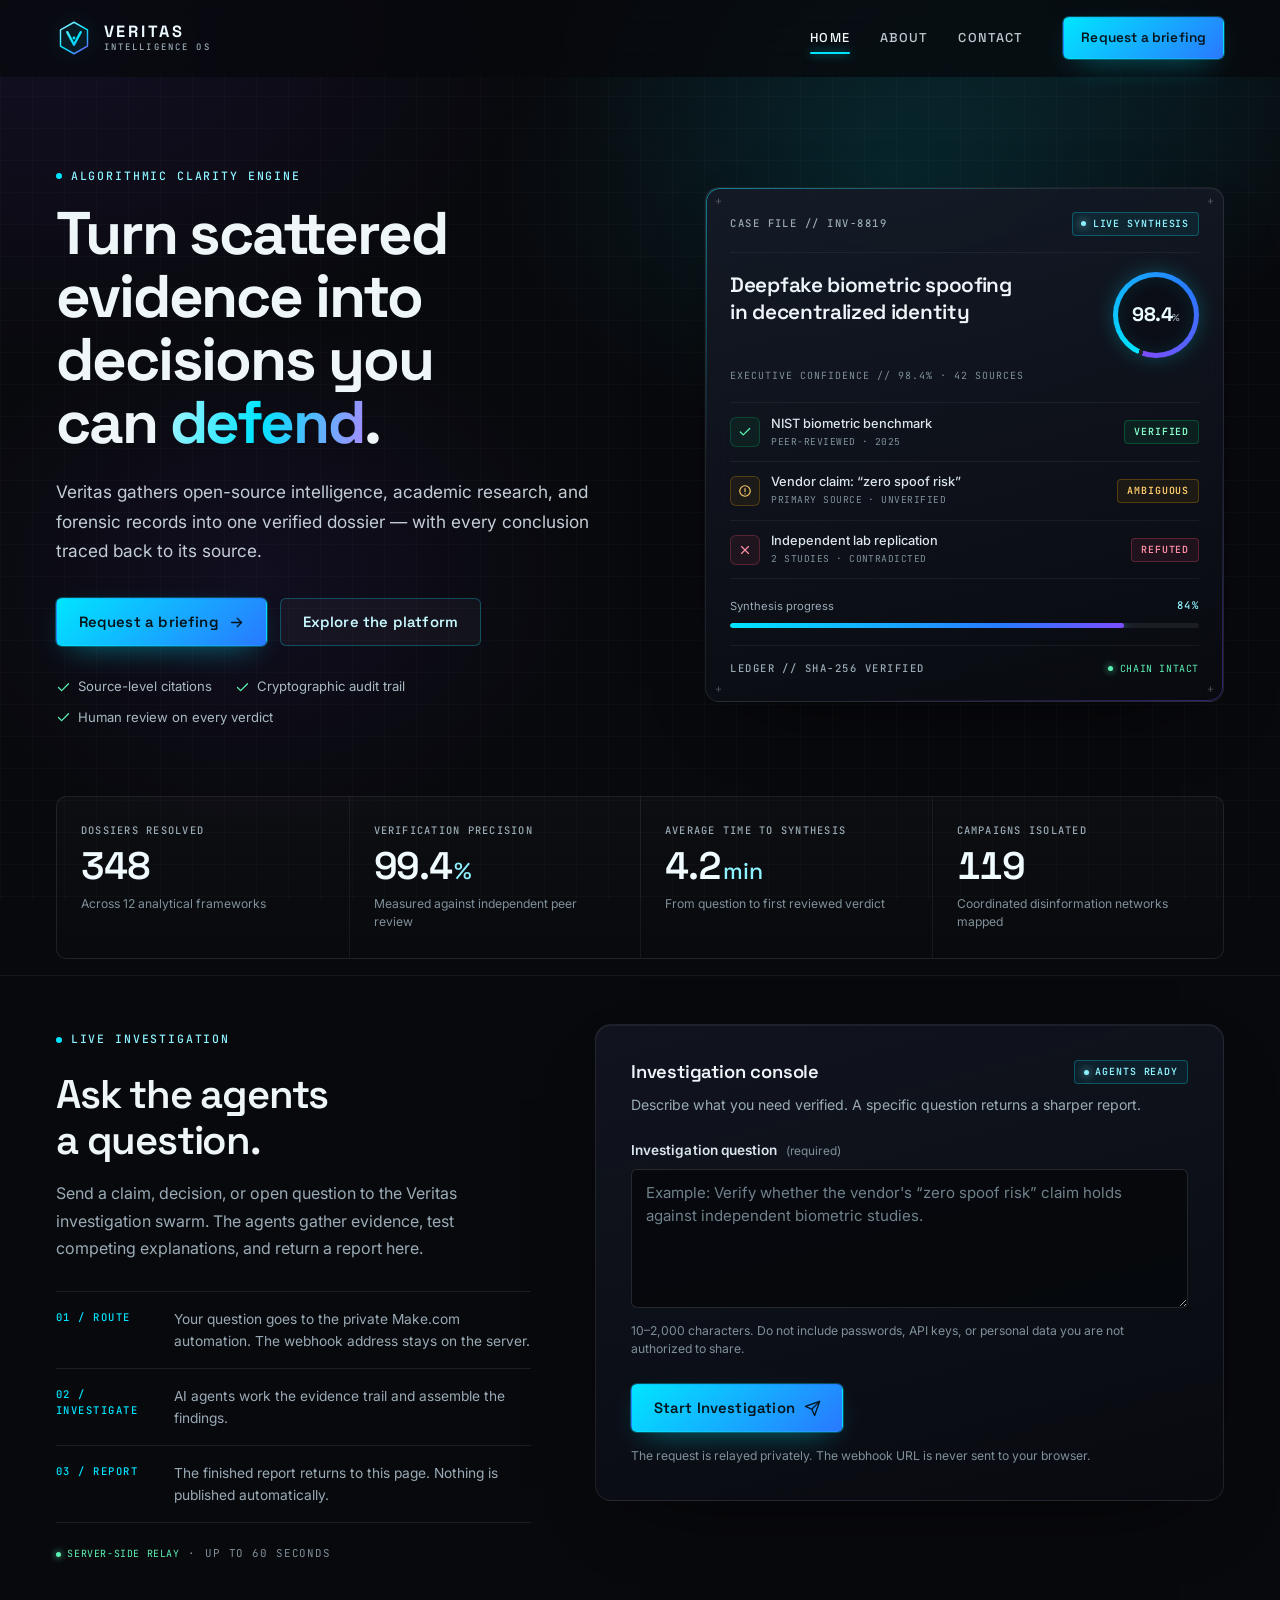
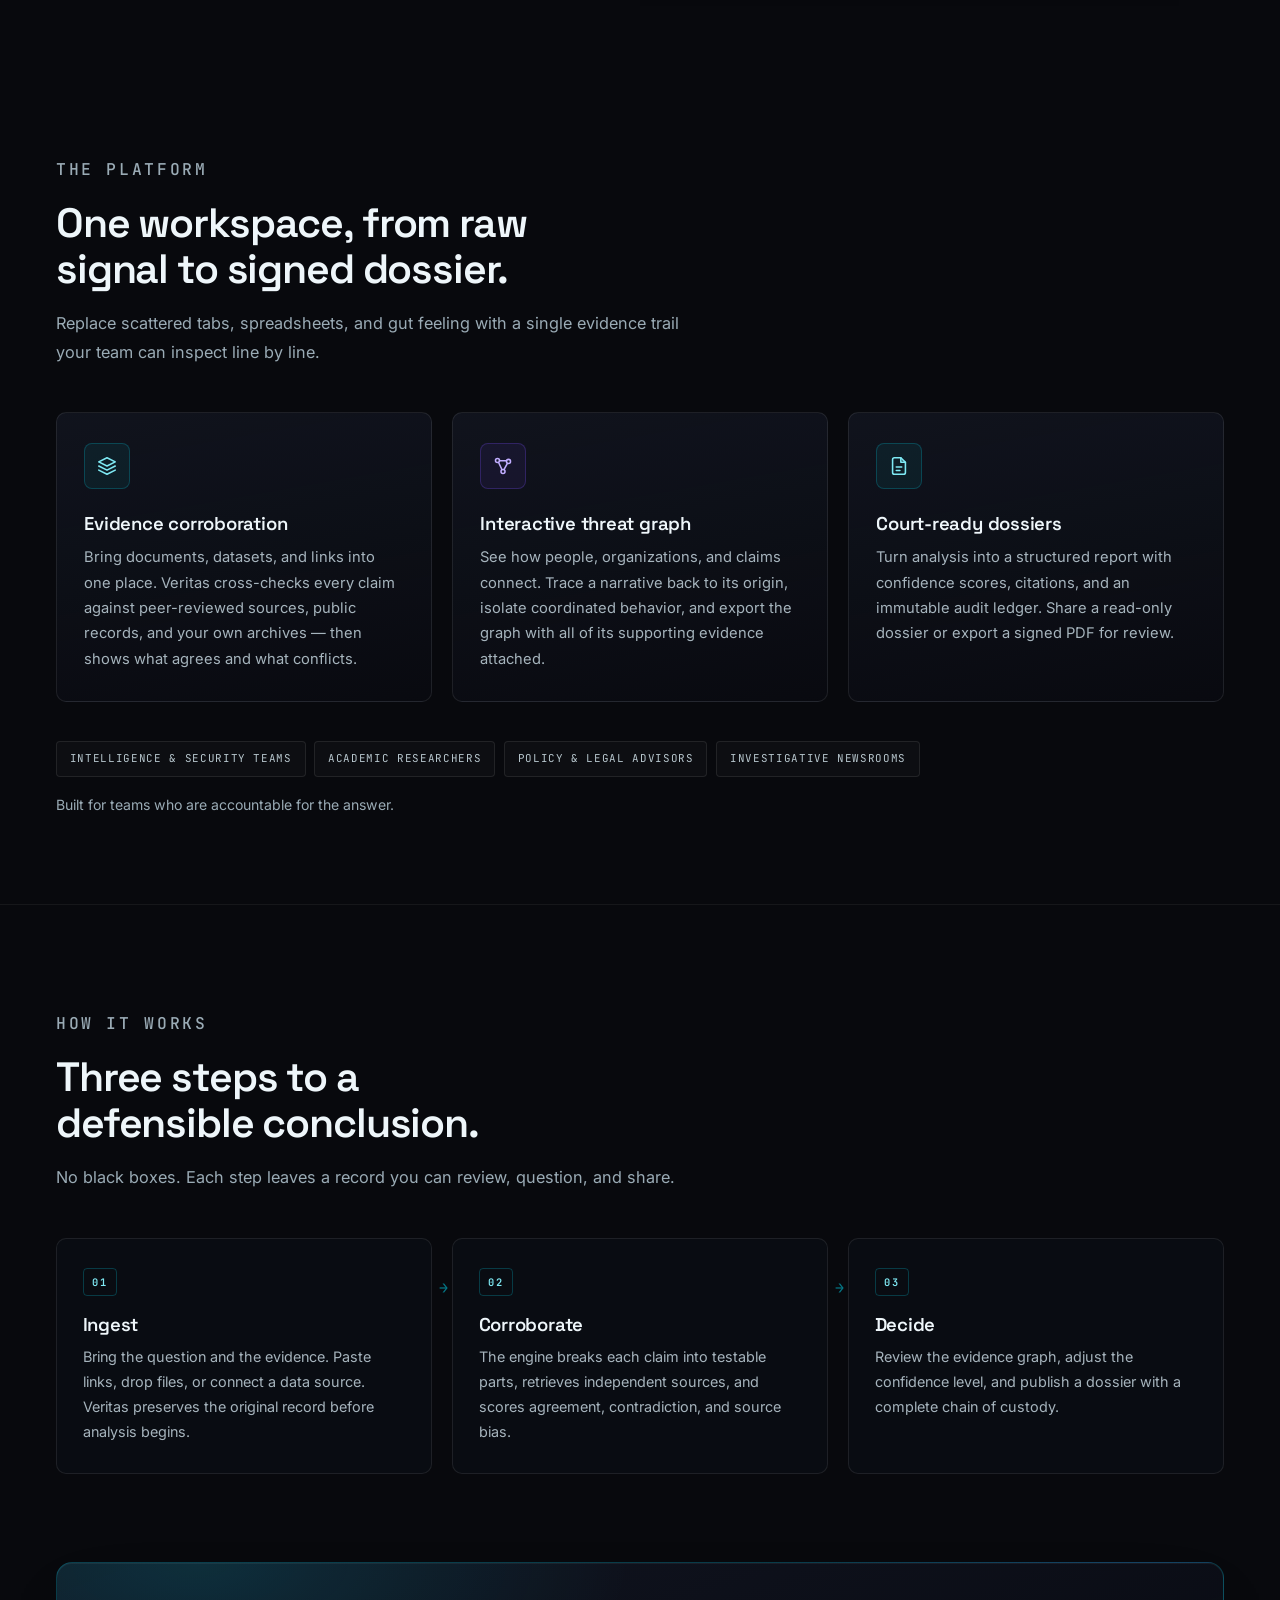
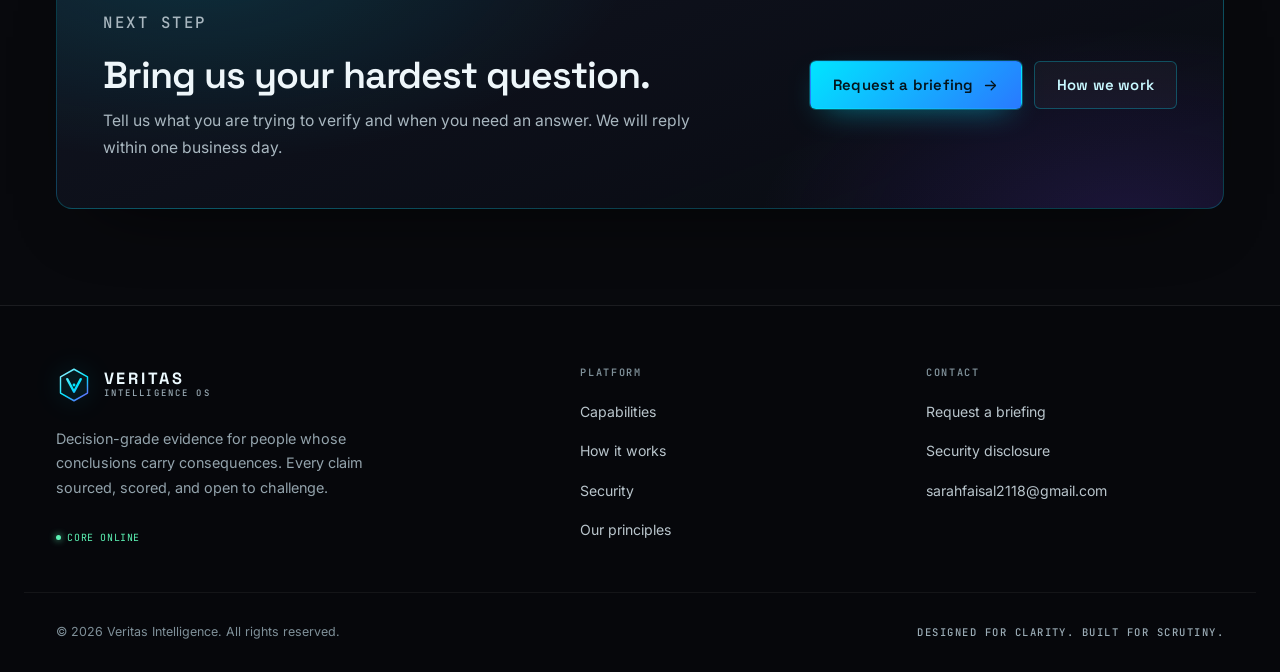
<file: index.html>
<!DOCTYPE html>
<html lang="en">
<head>
  <meta charset="utf-8">
  <meta name="viewport" content="width=device-width, initial-scale=1">
  <title>Veritas Intelligence — Evidence you can defend</title>
  <meta name="description" content="Veritas turns open-source intelligence, academic research, and forensic records into one verified dossier, with every conclusion traced to its source.">
  <meta name="theme-color" content="#08090d">
  <link rel="icon" href="assets/favicon.svg" type="image/svg+xml">
  <link rel="preconnect" href="https://fonts.googleapis.com">
  <link rel="preconnect" href="https://fonts.gstatic.com" crossorigin>
  <link href="https://fonts.googleapis.com/css2?family=Inter:wght@400;500;600&family=JetBrains+Mono:wght@400;500;600&family=Space+Grotesk:wght@400;500;600;700&display=swap" rel="stylesheet">
  <link rel="stylesheet" href="assets/styles.css">
  <script>document.documentElement.classList.add("js");</script>
</head>
<body class="page-home">
  <a class="skip-link" href="#main">Skip to content</a>

  <header class="site-header">
    <div class="container header-inner">
      <a class="brand" href="index.html" aria-label="Veritas Intelligence, home">
        <img class="brand-mark" src="assets/logo.svg" alt="" width="36" height="36">
        <span class="brand-text">
          <span class="brand-name">VERITAS</span>
          <span class="brand-sub">Intelligence OS</span>
        </span>
      </a>

      <button class="nav-toggle" type="button" aria-expanded="false" aria-controls="site-nav" aria-label="Open menu" data-nav-toggle>
        <span class="nav-toggle-bars" aria-hidden="true"><span></span><span></span></span>
      </button>

      <nav class="site-nav" id="site-nav" aria-label="Primary">
        <ul class="nav-list">
          <li><a href="index.html" aria-current="page">Home</a></li>
          <li><a href="about.html">About</a></li>
          <li><a href="contact.html">Contact</a></li>
        </ul>
        <a class="btn btn-primary btn-sm nav-cta" href="contact.html?topic=briefing">Request a briefing</a>
      </nav>
    </div>
  </header>

  <main id="main" tabindex="-1">
    <section class="hero">
      <div class="container hero-grid">
        <div class="hero-copy reveal">
          <p class="eyebrow"><span class="pulse" aria-hidden="true"></span> Algorithmic clarity engine</p>
          <h1>Turn scattered evidence into decisions you can <span class="text-gradient">defend</span>.</h1>
          <p class="lede">Veritas gathers open-source intelligence, academic research, and forensic records into one verified dossier — with every conclusion traced back to its source.</p>

          <div class="btn-row">
            <a class="btn btn-primary" href="contact.html?topic=briefing">
              Request a briefing
              <svg viewBox="0 0 24 24" fill="none" stroke="currentColor" stroke-width="1.8" stroke-linecap="round" stroke-linejoin="round" aria-hidden="true"><path d="M5 12h14"/><path d="m13 6 6 6-6 6"/></svg>
            </a>
            <a class="btn btn-ghost" href="#capabilities">Explore the platform</a>
          </div>

          <ul class="assurance-list">
            <li><svg viewBox="0 0 24 24" fill="none" stroke="currentColor" stroke-width="2" stroke-linecap="round" stroke-linejoin="round" aria-hidden="true"><path d="M20 6 9 17l-5-5"/></svg> Source-level citations</li>
            <li><svg viewBox="0 0 24 24" fill="none" stroke="currentColor" stroke-width="2" stroke-linecap="round" stroke-linejoin="round" aria-hidden="true"><path d="M20 6 9 17l-5-5"/></svg> Cryptographic audit trail</li>
            <li><svg viewBox="0 0 24 24" fill="none" stroke="currentColor" stroke-width="2" stroke-linecap="round" stroke-linejoin="round" aria-hidden="true"><path d="M20 6 9 17l-5-5"/></svg> Human review on every verdict</li>
          </ul>
        </div>

        <aside class="dossier reveal" aria-labelledby="dossier-heading">
          <span class="reticle reticle-tl" aria-hidden="true">+</span>
          <span class="reticle reticle-tr" aria-hidden="true">+</span>
          <span class="reticle reticle-bl" aria-hidden="true">+</span>
          <span class="reticle reticle-br" aria-hidden="true">+</span>

          <div class="dossier-head">
            <span class="mono-label">Case file // INV-8819</span>
            <span class="chip chip-live"><span class="dot" aria-hidden="true"></span> Live synthesis</span>
          </div>

          <div class="dossier-body">
            <div class="dossier-title-row">
              <h2 class="dossier-title" id="dossier-heading">Deepfake biometric spoofing in decentralized identity</h2>
              <div class="ring" aria-hidden="true"><span class="ring-text">98.4<small>%</small></span></div>
            </div>
            <p class="dossier-caption">Executive confidence // 98.4% &middot; 42 sources</p>

            <ul class="evidence-list">
              <li>
                <span class="ev-icon" aria-hidden="true"><svg viewBox="0 0 24 24" fill="none" stroke="currentColor" stroke-width="2.2" stroke-linecap="round" stroke-linejoin="round"><path d="M20 6 9 17l-5-5"/></svg></span>
                <div>
                  <strong>NIST biometric benchmark</strong>
                  <span class="ev-meta">Peer-reviewed &middot; 2025</span>
                </div>
                <span class="chip chip-ok">Verified</span>
              </li>
              <li>
                <span class="ev-icon ev-icon--warn" aria-hidden="true"><svg viewBox="0 0 24 24" fill="none" stroke="currentColor" stroke-width="2" stroke-linecap="round" stroke-linejoin="round"><path d="M12 8v5"/><path d="M12 17h.01"/><circle cx="12" cy="12" r="9"/></svg></span>
                <div>
                  <strong>Vendor claim: “zero spoof risk”</strong>
                  <span class="ev-meta">Primary source &middot; Unverified</span>
                </div>
                <span class="chip chip-warn">Ambiguous</span>
              </li>
              <li>
                <span class="ev-icon ev-icon--bad" aria-hidden="true"><svg viewBox="0 0 24 24" fill="none" stroke="currentColor" stroke-width="2" stroke-linecap="round" stroke-linejoin="round"><path d="m6 6 12 12"/><path d="m18 6-12 12"/></svg></span>
                <div>
                  <strong>Independent lab replication</strong>
                  <span class="ev-meta">2 studies &middot; Contradicted</span>
                </div>
                <span class="chip chip-bad">Refuted</span>
              </li>
            </ul>

            <div class="progress-block">
              <div class="progress-label">
                <span>Synthesis progress</span>
                <span class="mono-label">84%</span>
              </div>
              <div class="progress" role="progressbar" aria-label="Synthesis progress" aria-valuenow="84" aria-valuemin="0" aria-valuemax="100">
                <span style="width:84%"></span>
              </div>
            </div>

            <div class="dossier-foot">
              <span class="mono-label">Ledger // SHA-256 verified</span>
              <span class="status-ok">Chain intact</span>
            </div>
          </div>
        </aside>
      </div>
    </section>

    <section class="stats-section" aria-label="Veritas at a glance">
      <div class="container">
        <div class="stats-grid reveal">
          <div class="stat">
            <p class="stat-label">Dossiers resolved</p>
            <p class="stat-value">348</p>
            <p class="stat-note">Across 12 analytical frameworks</p>
          </div>
          <div class="stat">
            <p class="stat-label">Verification precision</p>
            <p class="stat-value">99.4<small>%</small></p>
            <p class="stat-note">Measured against independent peer review</p>
          </div>
          <div class="stat">
            <p class="stat-label">Average time to synthesis</p>
            <p class="stat-value">4.2<small>min</small></p>
            <p class="stat-note">From question to first reviewed verdict</p>
          </div>
          <div class="stat">
            <p class="stat-label">Campaigns isolated</p>
            <p class="stat-value">119</p>
            <p class="stat-note">Coordinated disinformation networks mapped</p>
          </div>
        </div>
      </div>
    </section>

    <section class="section section--bordered investigation-section" id="investigate">
      <div class="container investigation-grid">
        <div class="investigation-intro reveal">
          <p class="eyebrow"><span class="pulse" aria-hidden="true"></span> Live investigation</p>
          <h2>Ask the agents a question.</h2>
          <p class="lede">Send a claim, decision, or open question to the Veritas investigation swarm. The agents gather evidence, test competing explanations, and return a report here.</p>

          <ol class="investigation-points">
            <li>
              <span class="mono-label">01 / Route</span>
              <p>Your question goes to the private Make.com automation. The webhook address stays on the server.</p>
            </li>
            <li>
              <span class="mono-label">02 / Investigate</span>
              <p>AI agents work the evidence trail and assemble the findings.</p>
            </li>
            <li>
              <span class="mono-label">03 / Report</span>
              <p>The finished report returns to this page. Nothing is published automatically.</p>
            </li>
          </ol>

          <p class="investigation-meta"><span class="status-ok">Server-side relay</span><span>Up to 60 seconds</span></p>
        </div>

        <form class="form-panel investigation-panel reveal" id="investigation-form" novalidate>
          <div class="investigation-panel-head">
            <h3>Investigation console</h3>
            <span class="chip chip-live"><span class="dot" aria-hidden="true"></span> Agents ready</span>
          </div>
          <p class="form-intro">Describe what you need verified. A specific question returns a sharper report.</p>

          <div class="field">
            <label for="investigation-question">Investigation question <span class="optional">(required)</span></label>
            <textarea id="investigation-question" name="question" rows="5" maxlength="2000" required aria-describedby="investigation-hint investigation-error" placeholder="Example: Verify whether the vendor's “zero spoof risk” claim holds against independent biometric studies."></textarea>
            <p class="field-hint" id="investigation-hint">10–2,000 characters. Do not include passwords, API keys, or personal data you are not authorized to share.</p>
            <p class="field-error" id="investigation-error" hidden></p>
          </div>

          <div class="form-actions">
            <button class="btn btn-primary" id="start-investigation" type="submit">
              <span id="investigation-submit-label">Start Investigation</span>
              <svg viewBox="0 0 24 24" fill="none" stroke="currentColor" stroke-width="1.8" stroke-linecap="round" stroke-linejoin="round" aria-hidden="true"><path d="m22 2-7 20-4-9-9-4Z"/><path d="M22 2 11 13"/></svg>
            </button>
            <p class="form-note">The request is relayed privately. The webhook URL is never sent to your browser.</p>
          </div>

          <div class="investigation-loading" id="investigation-loading" role="status" aria-live="polite" hidden>
            <span class="spinner" aria-hidden="true"></span>
            <div>
              <strong>Agents are investigating…</strong>
              <p>This can take up to a minute. Keep this page open.</p>
            </div>
          </div>

          <div class="form-error" id="investigation-request-error" tabindex="-1" role="alert" hidden>
            <p><strong>The investigation did not complete.</strong> <span id="investigation-request-message"></span></p>
            <p>You can try again, or <a href="contact.html?topic=briefing">request a briefing</a> if the problem continues.</p>
          </div>

          <div class="investigation-result" id="investigation-result" hidden>
            <div class="investigation-result-head">
              <p class="eyebrow eyebrow--plain">Report received</p>
              <span class="mono-label" id="investigation-timestamp"></span>
            </div>
            <h3 id="investigation-result-heading" tabindex="-1">Investigation report</h3>
            <div class="report-body" id="investigation-report" tabindex="0"></div>
            <div class="btn-row">
              <button class="btn btn-ghost" id="new-investigation" type="button">New investigation</button>
            </div>
          </div>

          <noscript>
            <p class="noscript-note">JavaScript is turned off, so the investigation console cannot run. Please <a href="contact.html?topic=briefing">request a briefing</a> instead.</p>
          </noscript>
        </form>
      </div>
    </section>

    <section class="section" id="capabilities">
      <div class="container">
        <div class="section-head reveal">
          <p class="eyebrow">The platform</p>
          <h2>One workspace, from raw signal to signed dossier.</h2>
          <p>Replace scattered tabs, spreadsheets, and gut feeling with a single evidence trail your team can inspect line by line.</p>
        </div>

        <div class="card-grid">
          <article class="card reveal">
            <div class="card-icon" aria-hidden="true">
              <svg viewBox="0 0 24 24" fill="none" stroke="currentColor" stroke-width="1.7" stroke-linecap="round" stroke-linejoin="round"><path d="M12 3 3 7.5 12 12l9-4.5L12 3Z"/><path d="m3 12 9 4.5 9-4.5"/><path d="m3 16.5 9 4.5 9-4.5"/></svg>
            </div>
            <h3>Evidence corroboration</h3>
            <p>Bring documents, datasets, and links into one place. Veritas cross-checks every claim against peer-reviewed sources, public records, and your own archives — then shows what agrees and what conflicts.</p>
          </article>

          <article class="card reveal">
            <div class="card-icon" aria-hidden="true">
              <svg viewBox="0 0 24 24" fill="none" stroke="currentColor" stroke-width="1.7" stroke-linecap="round" stroke-linejoin="round"><circle cx="6" cy="6" r="2.2"/><circle cx="18" cy="7" r="2.2"/><circle cx="12" cy="18" r="2.2"/><path d="M8.2 6.2h7.6"/><path d="m7.2 8.2 3.6 7.6"/><path d="m16.8 9.2-3.6 6.6"/></svg>
            </div>
            <h3>Interactive threat graph</h3>
            <p>See how people, organizations, and claims connect. Trace a narrative back to its origin, isolate coordinated behavior, and export the graph with all of its supporting evidence attached.</p>
          </article>

          <article class="card reveal">
            <div class="card-icon" aria-hidden="true">
              <svg viewBox="0 0 24 24" fill="none" stroke="currentColor" stroke-width="1.7" stroke-linecap="round" stroke-linejoin="round"><path d="M14 3H7a2 2 0 0 0-2 2v14a2 2 0 0 0 2 2h10a2 2 0 0 0 2-2V8l-5-5Z"/><path d="M14 3v5h5"/><path d="M9 13h6"/><path d="M9 17h4"/></svg>
            </div>
            <h3>Court-ready dossiers</h3>
            <p>Turn analysis into a structured report with confidence scores, citations, and an immutable audit ledger. Share a read-only dossier or export a signed PDF for review.</p>
          </article>
        </div>

        <div class="reveal">
          <ul class="audience" aria-label="Who Veritas is built for">
            <li>Intelligence &amp; security teams</li>
            <li>Academic researchers</li>
            <li>Policy &amp; legal advisors</li>
            <li>Investigative newsrooms</li>
          </ul>
          <p class="audience-note">Built for teams who are accountable for the answer.</p>
        </div>
      </div>
    </section>

    <section class="section section--bordered" id="how-it-works">
      <div class="container">
        <div class="section-head reveal">
          <p class="eyebrow">How it works</p>
          <h2>Three steps to a defensible conclusion.</h2>
          <p>No black boxes. Each step leaves a record you can review, question, and share.</p>
        </div>

        <ol class="steps">
          <li class="step reveal">
            <span class="step-num">01</span>
            <h3>Ingest</h3>
            <p>Bring the question and the evidence. Paste links, drop files, or connect a data source. Veritas preserves the original record before analysis begins.</p>
          </li>
          <li class="step reveal">
            <span class="step-num">02</span>
            <h3>Corroborate</h3>
            <p>The engine breaks each claim into testable parts, retrieves independent sources, and scores agreement, contradiction, and source bias.</p>
          </li>
          <li class="step reveal">
            <span class="step-num">03</span>
            <h3>Decide</h3>
            <p>Review the evidence graph, adjust the confidence level, and publish a dossier with a complete chain of custody.</p>
          </li>
        </ol>
      </div>
    </section>

    <section class="cta-section">
      <div class="container">
        <div class="cta-panel reveal">
          <div class="cta-copy">
            <p class="eyebrow eyebrow--plain">Next step</p>
            <h2>Bring us your hardest question.</h2>
            <p>Tell us what you are trying to verify and when you need an answer. We will reply within one business day.</p>
          </div>
          <div class="btn-row">
            <a class="btn btn-primary" href="contact.html?topic=briefing">
              Request a briefing
              <svg viewBox="0 0 24 24" fill="none" stroke="currentColor" stroke-width="1.8" stroke-linecap="round" stroke-linejoin="round" aria-hidden="true"><path d="M5 12h14"/><path d="m13 6 6 6-6 6"/></svg>
            </a>
            <a class="btn btn-ghost" href="about.html">How we work</a>
          </div>
        </div>
      </div>
    </section>
  </main>

  <footer class="site-footer">
    <div class="container footer-grid">
      <div class="footer-brand">
        <a class="brand" href="index.html" aria-label="Veritas Intelligence, home">
          <img class="brand-mark" src="assets/logo.svg" alt="" width="36" height="36">
          <span class="brand-text">
            <span class="brand-name">VERITAS</span>
            <span class="brand-sub">Intelligence OS</span>
          </span>
        </a>
        <p>Decision-grade evidence for people whose conclusions carry consequences. Every claim sourced, scored, and open to challenge.</p>
        <span class="status-ok">Core online</span>
      </div>

      <nav aria-label="Platform">
        <h2 class="footer-title">Platform</h2>
        <ul class="footer-links">
          <li><a href="index.html#capabilities">Capabilities</a></li>
          <li><a href="index.html#how-it-works">How it works</a></li>
          <li><a href="about.html#security">Security</a></li>
          <li><a href="about.html#principles">Our principles</a></li>
        </ul>
      </nav>

      <nav aria-label="Contact">
        <h2 class="footer-title">Contact</h2>
        <ul class="footer-links">
          <li><a href="contact.html">Request a briefing</a></li>
          <li><a href="contact.html?topic=security">Security disclosure</a></li>
          <li><a href="mailto:sarahfaisal2118@gmail.com" data-contact-email>sarahfaisal2118@gmail.com</a></li>
        </ul>
      </nav>
    </div>

    <div class="container footer-bottom">
      <p>&copy; <span data-year>2026</span> Veritas Intelligence. All rights reserved.</p>
      <p class="mono-label">Designed for clarity. Built for scrutiny.</p>
    </div>
  </footer>

  <script src="assets/main.js" defer></script>
</body>
</html>
</file>
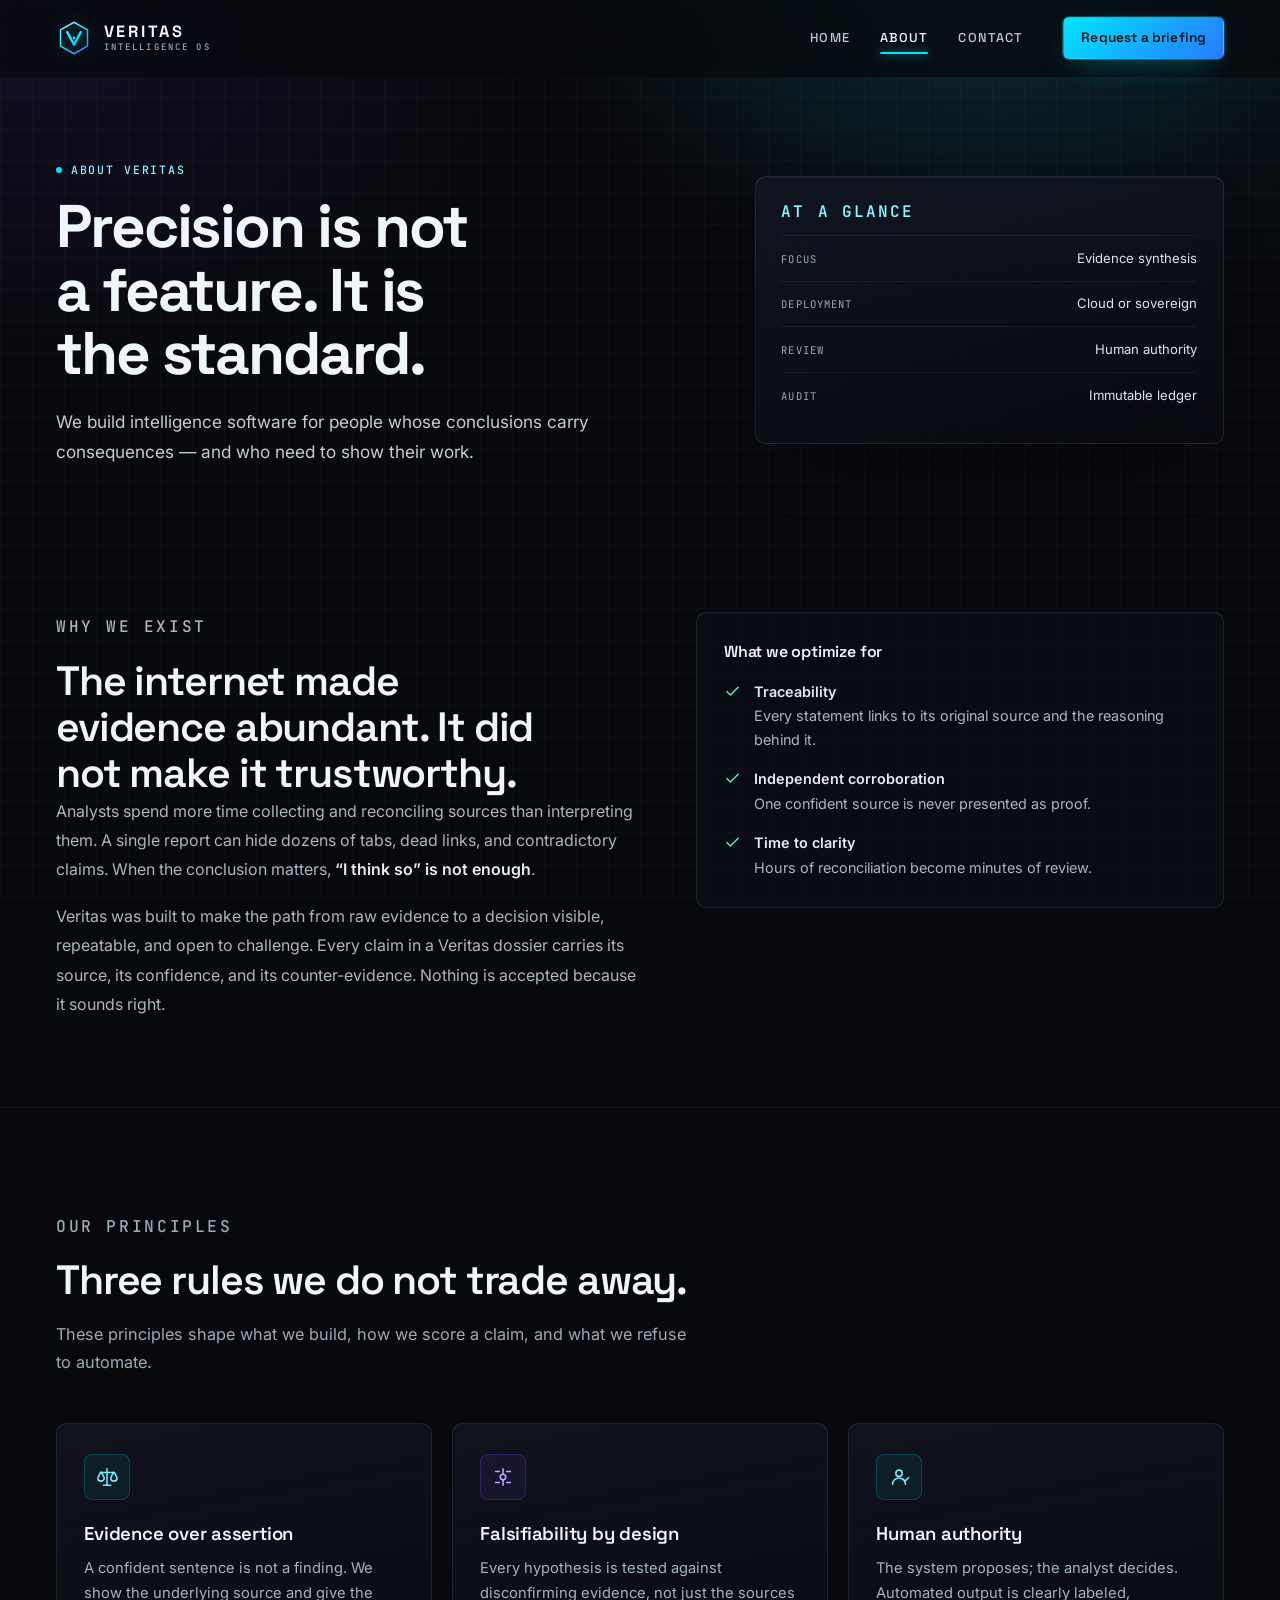
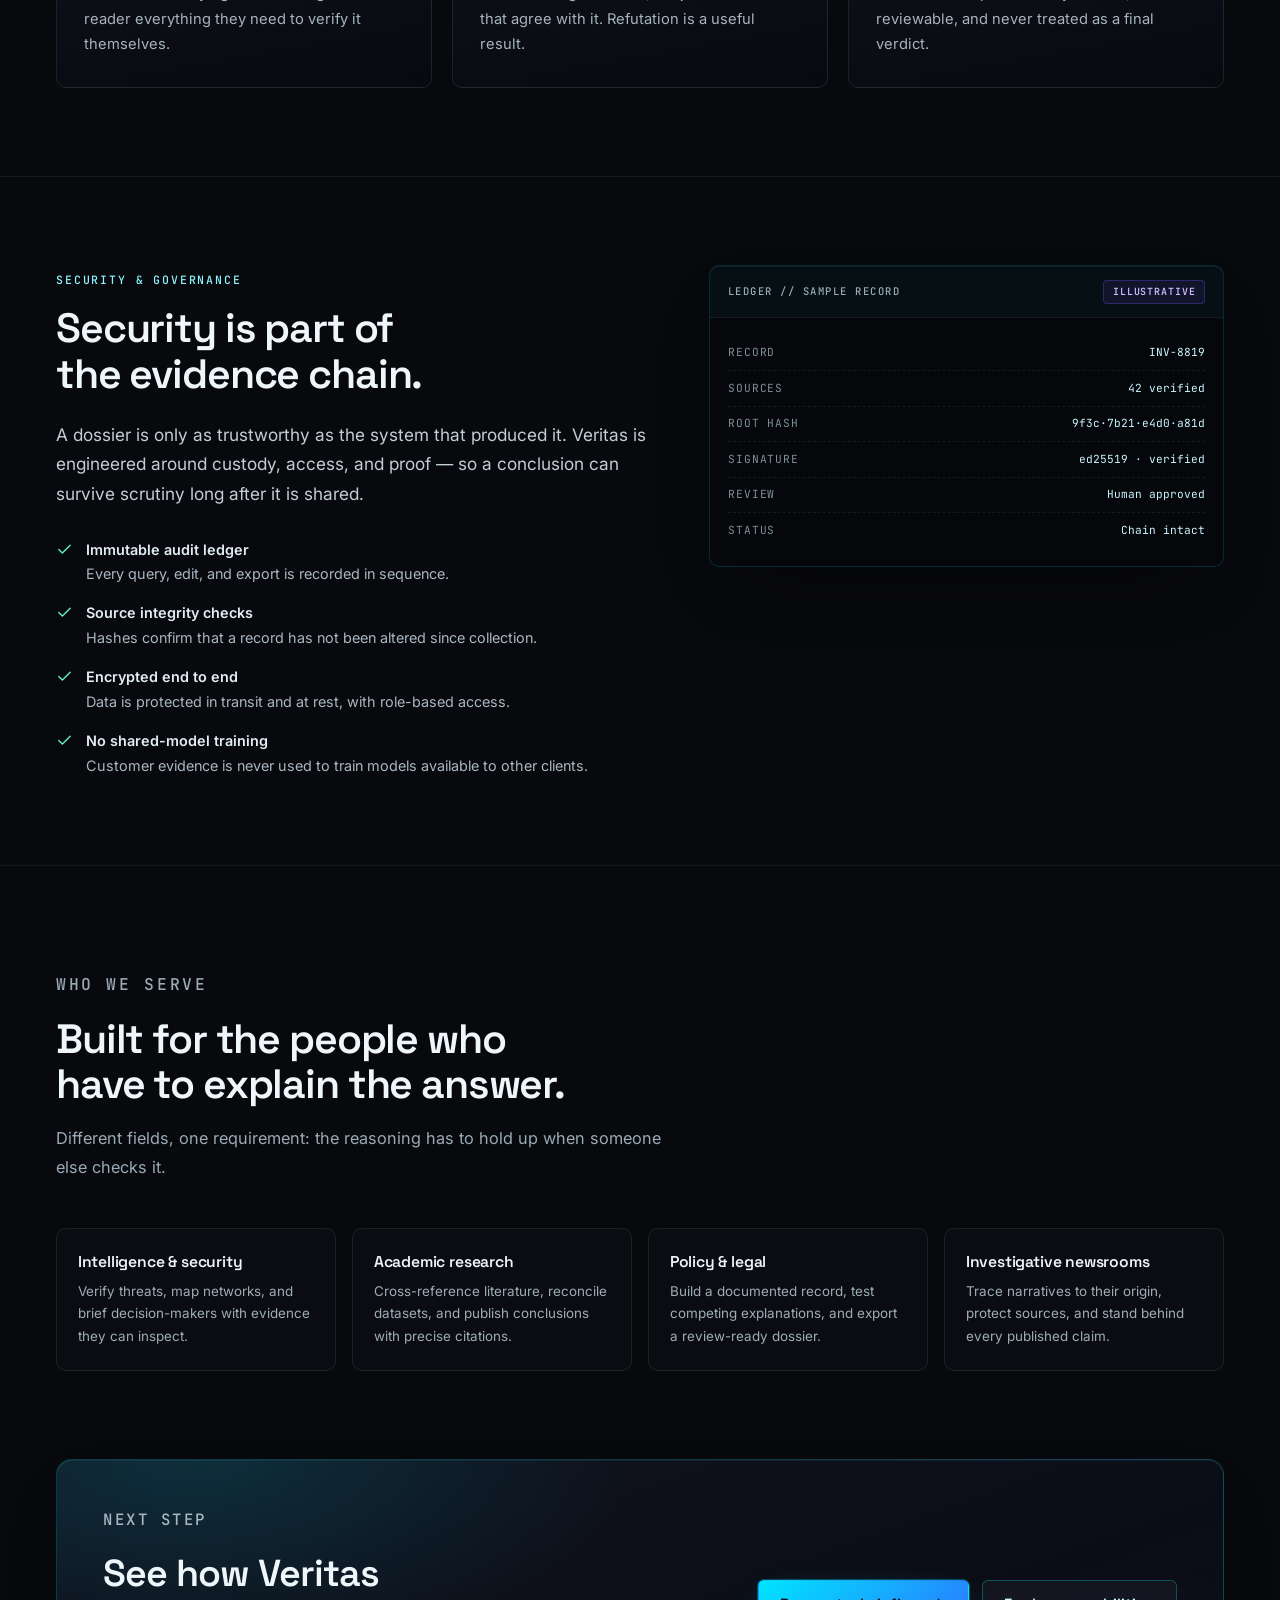
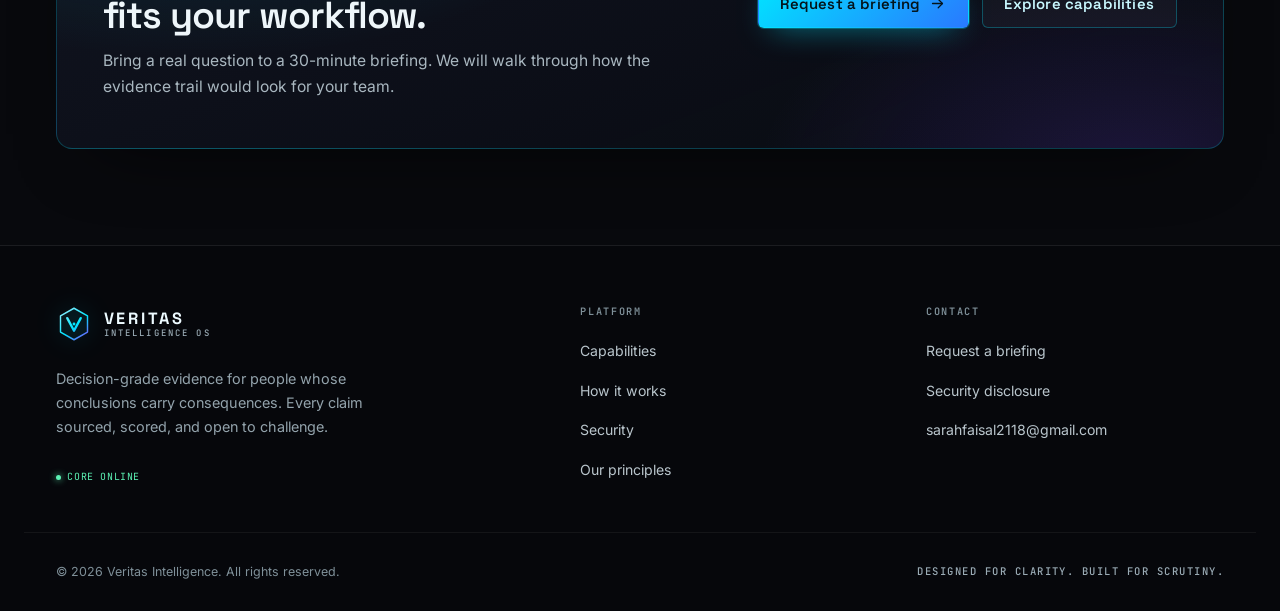
<file: about.html>
<!DOCTYPE html>
<html lang="en">
<head>
  <meta charset="utf-8">
  <meta name="viewport" content="width=device-width, initial-scale=1">
  <title>About — Veritas Intelligence</title>
  <meta name="description" content="Veritas builds intelligence software for people whose conclusions carry consequences. Learn about our mission, principles, and security model.">
  <meta name="theme-color" content="#08090d">
  <link rel="icon" href="assets/favicon.svg" type="image/svg+xml">
  <link rel="preconnect" href="https://fonts.googleapis.com">
  <link rel="preconnect" href="https://fonts.gstatic.com" crossorigin>
  <link href="https://fonts.googleapis.com/css2?family=Inter:wght@400;500;600&family=JetBrains+Mono:wght@400;500;600&family=Space+Grotesk:wght@400;500;600;700&display=swap" rel="stylesheet">
  <link rel="stylesheet" href="assets/styles.css">
  <script>document.documentElement.classList.add("js");</script>
</head>
<body class="page-about">
  <a class="skip-link" href="#main">Skip to content</a>

  <header class="site-header">
    <div class="container header-inner">
      <a class="brand" href="index.html" aria-label="Veritas Intelligence, home">
        <img class="brand-mark" src="assets/logo.svg" alt="" width="36" height="36">
        <span class="brand-text">
          <span class="brand-name">VERITAS</span>
          <span class="brand-sub">Intelligence OS</span>
        </span>
      </a>

      <button class="nav-toggle" type="button" aria-expanded="false" aria-controls="site-nav" aria-label="Open menu" data-nav-toggle>
        <span class="nav-toggle-bars" aria-hidden="true"><span></span><span></span></span>
      </button>

      <nav class="site-nav" id="site-nav" aria-label="Primary">
        <ul class="nav-list">
          <li><a href="index.html">Home</a></li>
          <li><a href="about.html" aria-current="page">About</a></li>
          <li><a href="contact.html">Contact</a></li>
        </ul>
        <a class="btn btn-primary btn-sm nav-cta" href="contact.html?topic=briefing">Request a briefing</a>
      </nav>
    </div>
  </header>

  <main id="main" tabindex="-1">
    <section class="page-hero">
      <div class="container page-hero-grid">
        <div class="reveal">
          <p class="eyebrow"><span class="pulse" aria-hidden="true"></span> About Veritas</p>
          <h1>Precision is not a feature. It is the standard.</h1>
          <p class="lede">We build intelligence software for people whose conclusions carry consequences — and who need to show their work.</p>
        </div>

        <div class="glance reveal">
          <h2>At a glance</h2>
          <ul class="glance-list">
            <li><span class="k">Focus</span><span class="v">Evidence synthesis</span></li>
            <li><span class="k">Deployment</span><span class="v">Cloud or sovereign</span></li>
            <li><span class="k">Review</span><span class="v">Human authority</span></li>
            <li><span class="k">Audit</span><span class="v">Immutable ledger</span></li>
          </ul>
        </div>
      </div>
    </section>

    <section class="section">
      <div class="container split">
        <div class="prose reveal">
          <p class="eyebrow">Why we exist</p>
          <h2>The internet made evidence abundant. It did not make it trustworthy.</h2>
          <p>Analysts spend more time collecting and reconciling sources than interpreting them. A single report can hide dozens of tabs, dead links, and contradictory claims. When the conclusion matters, <strong>“I think so” is not enough</strong>.</p>
          <p>Veritas was built to make the path from raw evidence to a decision visible, repeatable, and open to challenge. Every claim in a Veritas dossier carries its source, its confidence, and its counter-evidence. Nothing is accepted because it sounds right.</p>
        </div>

        <div class="callout reveal">
          <h3>What we optimize for</h3>
          <ul class="check-list">
            <li>
              <svg viewBox="0 0 24 24" fill="none" stroke="currentColor" stroke-width="2" stroke-linecap="round" stroke-linejoin="round" aria-hidden="true"><path d="M20 6 9 17l-5-5"/></svg>
              <span><strong>Traceability</strong>Every statement links to its original source and the reasoning behind it.</span>
            </li>
            <li>
              <svg viewBox="0 0 24 24" fill="none" stroke="currentColor" stroke-width="2" stroke-linecap="round" stroke-linejoin="round" aria-hidden="true"><path d="M20 6 9 17l-5-5"/></svg>
              <span><strong>Independent corroboration</strong>One confident source is never presented as proof.</span>
            </li>
            <li>
              <svg viewBox="0 0 24 24" fill="none" stroke="currentColor" stroke-width="2" stroke-linecap="round" stroke-linejoin="round" aria-hidden="true"><path d="M20 6 9 17l-5-5"/></svg>
              <span><strong>Time to clarity</strong>Hours of reconciliation become minutes of review.</span>
            </li>
          </ul>
        </div>
      </div>
    </section>

    <section class="section section--bordered" id="principles">
      <div class="container">
        <div class="section-head reveal">
          <p class="eyebrow">Our principles</p>
          <h2>Three rules we do not trade away.</h2>
          <p>These principles shape what we build, how we score a claim, and what we refuse to automate.</p>
        </div>

        <div class="card-grid">
          <article class="card reveal">
            <div class="card-icon" aria-hidden="true">
              <svg viewBox="0 0 24 24" fill="none" stroke="currentColor" stroke-width="1.7" stroke-linecap="round" stroke-linejoin="round"><path d="M12 3v18"/><path d="M5 7h14"/><path d="m5 7-3 6a3.5 3.5 0 0 0 7 0L6 7"/><path d="m19 7-3 6a3.5 3.5 0 0 0 7 0l-3-6"/><path d="M8 21h8"/></svg>
            </div>
            <h3>Evidence over assertion</h3>
            <p>A confident sentence is not a finding. We show the underlying source and give the reader everything they need to verify it themselves.</p>
          </article>

          <article class="card reveal">
            <div class="card-icon" aria-hidden="true">
              <svg viewBox="0 0 24 24" fill="none" stroke="currentColor" stroke-width="1.7" stroke-linecap="round" stroke-linejoin="round"><path d="M12 3v6"/><path d="M12 15v6"/><circle cx="12" cy="12" r="3"/><path d="M4 6h4"/><path d="M16 6h4"/><path d="M4 18h4"/><path d="M16 18h4"/></svg>
            </div>
            <h3>Falsifiability by design</h3>
            <p>Every hypothesis is tested against disconfirming evidence, not just the sources that agree with it. Refutation is a useful result.</p>
          </article>

          <article class="card reveal">
            <div class="card-icon" aria-hidden="true">
              <svg viewBox="0 0 24 24" fill="none" stroke="currentColor" stroke-width="1.7" stroke-linecap="round" stroke-linejoin="round"><circle cx="12" cy="8" r="3.5"/><path d="M5 20a7 7 0 0 1 14 0"/><path d="m16.5 14.5 2 2 4-4"/></svg>
            </div>
            <h3>Human authority</h3>
            <p>The system proposes; the analyst decides. Automated output is clearly labeled, reviewable, and never treated as a final verdict.</p>
          </article>
        </div>
      </div>
    </section>

    <section class="section section--bordered" id="security">
      <div class="container security-grid">
        <div class="reveal">
          <p class="eyebrow">Security &amp; governance</p>
          <h2>Security is part of the evidence chain.</h2>
          <p class="lede">A dossier is only as trustworthy as the system that produced it. Veritas is engineered around custody, access, and proof — so a conclusion can survive scrutiny long after it is shared.</p>

          <ul class="check-list check-list--spaced">
            <li>
              <svg viewBox="0 0 24 24" fill="none" stroke="currentColor" stroke-width="2" stroke-linecap="round" stroke-linejoin="round" aria-hidden="true"><path d="M20 6 9 17l-5-5"/></svg>
              <span><strong>Immutable audit ledger</strong>Every query, edit, and export is recorded in sequence.</span>
            </li>
            <li>
              <svg viewBox="0 0 24 24" fill="none" stroke="currentColor" stroke-width="2" stroke-linecap="round" stroke-linejoin="round" aria-hidden="true"><path d="M20 6 9 17l-5-5"/></svg>
              <span><strong>Source integrity checks</strong>Hashes confirm that a record has not been altered since collection.</span>
            </li>
            <li>
              <svg viewBox="0 0 24 24" fill="none" stroke="currentColor" stroke-width="2" stroke-linecap="round" stroke-linejoin="round" aria-hidden="true"><path d="M20 6 9 17l-5-5"/></svg>
              <span><strong>Encrypted end to end</strong>Data is protected in transit and at rest, with role-based access.</span>
            </li>
            <li>
              <svg viewBox="0 0 24 24" fill="none" stroke="currentColor" stroke-width="2" stroke-linecap="round" stroke-linejoin="round" aria-hidden="true"><path d="M20 6 9 17l-5-5"/></svg>
              <span><strong>No shared-model training</strong>Customer evidence is never used to train models available to other clients.</span>
            </li>
          </ul>
        </div>

        <div class="ledger reveal" aria-label="Sample audit ledger">
          <div class="ledger-head">
            <span class="mono-label">Ledger // sample record</span>
            <span class="chip chip-violet">Illustrative</span>
          </div>
          <div class="ledger-body">
            <div class="ledger-row"><span>Record</span><span>INV-8819</span></div>
            <div class="ledger-row"><span>Sources</span><span>42 verified</span></div>
            <div class="ledger-row"><span>Root hash</span><span>9f3c&middot;7b21&middot;e4d0&middot;a81d</span></div>
            <div class="ledger-row"><span>Signature</span><span>ed25519 &middot; verified</span></div>
            <div class="ledger-row"><span>Review</span><span>Human approved</span></div>
            <div class="ledger-row"><span>Status</span><span class="ledger-status">Chain intact</span></div>
          </div>
        </div>
      </div>
    </section>

    <section class="section section--bordered">
      <div class="container">
        <div class="section-head reveal">
          <p class="eyebrow">Who we serve</p>
          <h2>Built for the people who have to explain the answer.</h2>
          <p>Different fields, one requirement: the reasoning has to hold up when someone else checks it.</p>
        </div>

        <div class="role-grid">
          <article class="role reveal">
            <h3>Intelligence &amp; security</h3>
            <p>Verify threats, map networks, and brief decision-makers with evidence they can inspect.</p>
          </article>
          <article class="role reveal">
            <h3>Academic research</h3>
            <p>Cross-reference literature, reconcile datasets, and publish conclusions with precise citations.</p>
          </article>
          <article class="role reveal">
            <h3>Policy &amp; legal</h3>
            <p>Build a documented record, test competing explanations, and export a review-ready dossier.</p>
          </article>
          <article class="role reveal">
            <h3>Investigative newsrooms</h3>
            <p>Trace narratives to their origin, protect sources, and stand behind every published claim.</p>
          </article>
        </div>
      </div>
    </section>

    <section class="cta-section">
      <div class="container">
        <div class="cta-panel reveal">
          <div class="cta-copy">
            <p class="eyebrow eyebrow--plain">Next step</p>
            <h2>See how Veritas fits your workflow.</h2>
            <p>Bring a real question to a 30-minute briefing. We will walk through how the evidence trail would look for your team.</p>
          </div>
          <div class="btn-row">
            <a class="btn btn-primary" href="contact.html?topic=briefing">
              Request a briefing
              <svg viewBox="0 0 24 24" fill="none" stroke="currentColor" stroke-width="1.8" stroke-linecap="round" stroke-linejoin="round" aria-hidden="true"><path d="M5 12h14"/><path d="m13 6 6 6-6 6"/></svg>
            </a>
            <a class="btn btn-ghost" href="index.html#capabilities">Explore capabilities</a>
          </div>
        </div>
      </div>
    </section>
  </main>

  <footer class="site-footer">
    <div class="container footer-grid">
      <div class="footer-brand">
        <a class="brand" href="index.html" aria-label="Veritas Intelligence, home">
          <img class="brand-mark" src="assets/logo.svg" alt="" width="36" height="36">
          <span class="brand-text">
            <span class="brand-name">VERITAS</span>
            <span class="brand-sub">Intelligence OS</span>
          </span>
        </a>
        <p>Decision-grade evidence for people whose conclusions carry consequences. Every claim sourced, scored, and open to challenge.</p>
        <span class="status-ok">Core online</span>
      </div>

      <nav aria-label="Platform">
        <h2 class="footer-title">Platform</h2>
        <ul class="footer-links">
          <li><a href="index.html#capabilities">Capabilities</a></li>
          <li><a href="index.html#how-it-works">How it works</a></li>
          <li><a href="about.html#security">Security</a></li>
          <li><a href="about.html#principles">Our principles</a></li>
        </ul>
      </nav>

      <nav aria-label="Contact">
        <h2 class="footer-title">Contact</h2>
        <ul class="footer-links">
          <li><a href="contact.html">Request a briefing</a></li>
          <li><a href="contact.html?topic=security">Security disclosure</a></li>
          <li><a href="mailto:sarahfaisal2118@gmail.com" data-contact-email>sarahfaisal2118@gmail.com</a></li>
        </ul>
      </nav>
    </div>

    <div class="container footer-bottom">
      <p>&copy; <span data-year>2026</span> Veritas Intelligence. All rights reserved.</p>
      <p class="mono-label">Designed for clarity. Built for scrutiny.</p>
    </div>
  </footer>

  <script src="assets/main.js" defer></script>
</body>
</html>
</file>
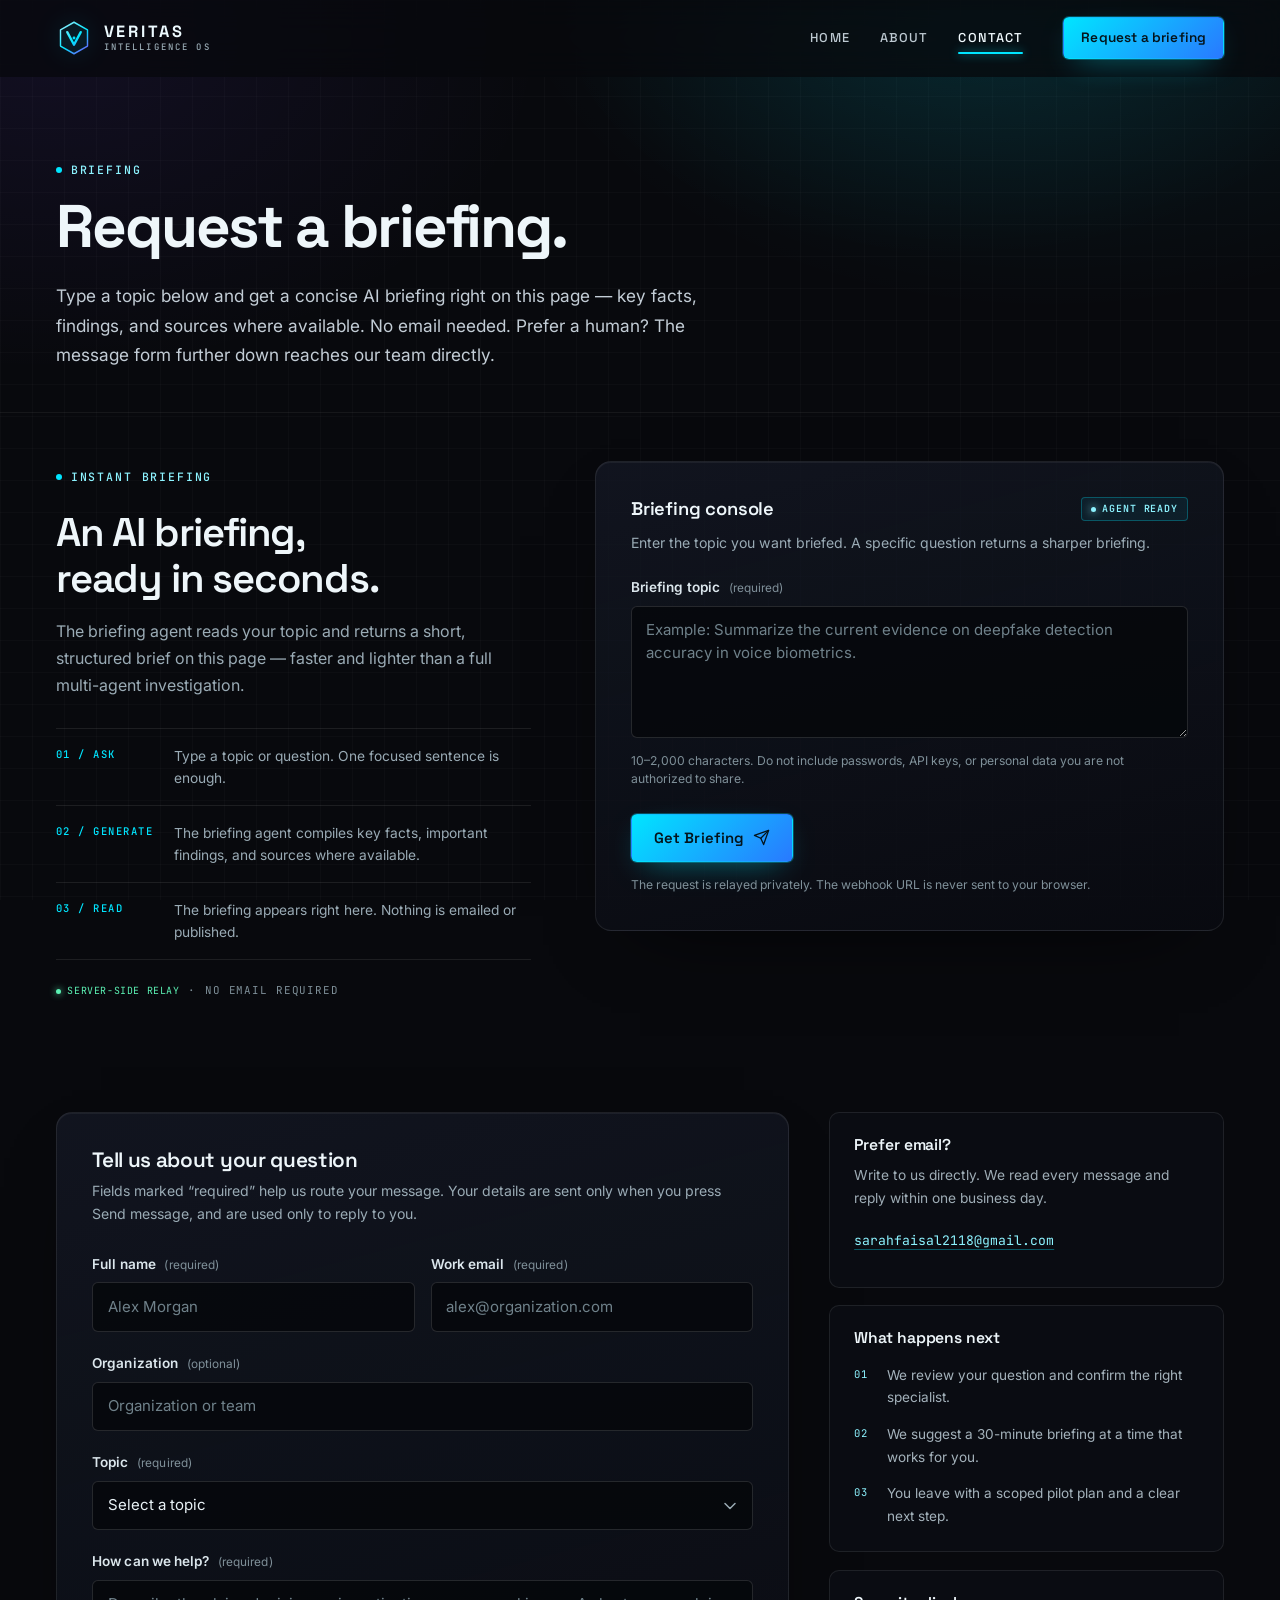
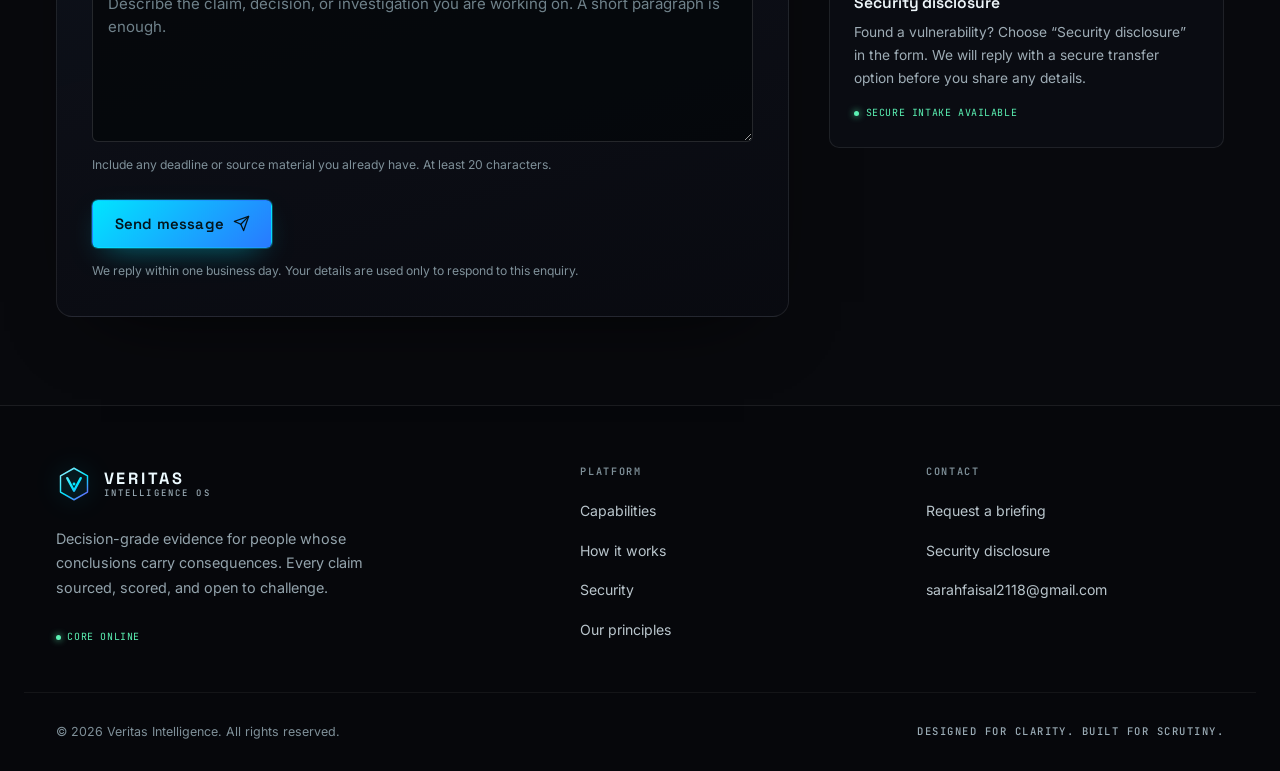
<file: contact.html>
<!DOCTYPE html>
<html lang="en">
<head>
  <meta charset="utf-8">
  <meta name="viewport" content="width=device-width, initial-scale=1">
  <title>Contact — Veritas Intelligence</title>
  <meta name="description" content="Get an instant AI briefing from Veritas Intelligence. Type a topic and read a concise briefing with key facts, findings, and sources — no email required.">
  <meta name="theme-color" content="#08090d">
  <link rel="icon" href="assets/favicon.svg" type="image/svg+xml">
  <link rel="preconnect" href="https://fonts.googleapis.com">
  <link rel="preconnect" href="https://fonts.gstatic.com" crossorigin>
  <link href="https://fonts.googleapis.com/css2?family=Inter:wght@400;500;600&family=JetBrains+Mono:wght@400;500;600&family=Space+Grotesk:wght@400;500;600;700&display=swap" rel="stylesheet">
  <link rel="stylesheet" href="assets/styles.css">
  <script>document.documentElement.classList.add("js");</script>
</head>
<body class="page-contact">
  <a class="skip-link" href="#main">Skip to content</a>

  <header class="site-header">
    <div class="container header-inner">
      <a class="brand" href="index.html" aria-label="Veritas Intelligence, home">
        <img class="brand-mark" src="assets/logo.svg" alt="" width="36" height="36">
        <span class="brand-text">
          <span class="brand-name">VERITAS</span>
          <span class="brand-sub">Intelligence OS</span>
        </span>
      </a>

      <button class="nav-toggle" type="button" aria-expanded="false" aria-controls="site-nav" aria-label="Open menu" data-nav-toggle>
        <span class="nav-toggle-bars" aria-hidden="true"><span></span><span></span></span>
      </button>

      <nav class="site-nav" id="site-nav" aria-label="Primary">
        <ul class="nav-list">
          <li><a href="index.html">Home</a></li>
          <li><a href="about.html">About</a></li>
          <li><a href="contact.html" aria-current="page">Contact</a></li>
        </ul>
        <a class="btn btn-primary btn-sm nav-cta" href="contact.html?topic=briefing">Request a briefing</a>
      </nav>
    </div>
  </header>

  <main id="main" tabindex="-1">
    <section class="page-hero page-hero--simple">
      <div class="container">
        <div class="reveal contact-intro">
          <p class="eyebrow"><span class="pulse" aria-hidden="true"></span> Briefing</p>
          <h1>Request a briefing.</h1>
          <p class="lede">Type a topic below and get a concise AI briefing right on this page — key facts, findings, and sources where available. No email needed. Prefer a human? The message form further down reaches our team directly.</p>
        </div>
      </div>
    </section>

    <section class="section section--bordered investigation-section" id="briefing">
      <div class="container investigation-grid">
        <div class="investigation-intro reveal">
          <p class="eyebrow"><span class="pulse" aria-hidden="true"></span> Instant briefing</p>
          <h2>An AI briefing, ready in seconds.</h2>
          <p class="lede">The briefing agent reads your topic and returns a short, structured brief on this page — faster and lighter than a full multi-agent investigation.</p>

          <ol class="investigation-points">
            <li>
              <span class="mono-label">01 / Ask</span>
              <p>Type a topic or question. One focused sentence is enough.</p>
            </li>
            <li>
              <span class="mono-label">02 / Generate</span>
              <p>The briefing agent compiles key facts, important findings, and sources where available.</p>
            </li>
            <li>
              <span class="mono-label">03 / Read</span>
              <p>The briefing appears right here. Nothing is emailed or published.</p>
            </li>
          </ol>

          <p class="investigation-meta"><span class="status-ok">Server-side relay</span><span>No email required</span></p>
        </div>

        <form class="form-panel investigation-panel reveal" id="briefing-form" novalidate>
          <div class="investigation-panel-head">
            <h3>Briefing console</h3>
            <span class="chip chip-live"><span class="dot" aria-hidden="true"></span> Agent ready</span>
          </div>
          <p class="form-intro">Enter the topic you want briefed. A specific question returns a sharper briefing.</p>

          <div class="field">
            <label for="briefing-topic">Briefing topic <span class="optional">(required)</span></label>
            <textarea id="briefing-topic" name="topic" rows="4" maxlength="2000" required aria-describedby="briefing-hint briefing-error" placeholder="Example: Summarize the current evidence on deepfake detection accuracy in voice biometrics."></textarea>
            <p class="field-hint" id="briefing-hint">10–2,000 characters. Do not include passwords, API keys, or personal data you are not authorized to share.</p>
            <p class="field-error" id="briefing-error" hidden></p>
          </div>

          <div class="form-actions">
            <button class="btn btn-primary" id="get-briefing" type="submit">
              <span id="briefing-submit-label">Get Briefing</span>
              <svg viewBox="0 0 24 24" fill="none" stroke="currentColor" stroke-width="1.8" stroke-linecap="round" stroke-linejoin="round" aria-hidden="true"><path d="m22 2-7 20-4-9-9-4Z"/><path d="M22 2 11 13"/></svg>
            </button>
            <p class="form-note">The request is relayed privately. The webhook URL is never sent to your browser.</p>
          </div>

          <div class="investigation-loading" id="briefing-loading" role="status" aria-live="polite" hidden>
            <span class="spinner" aria-hidden="true"></span>
            <div>
              <strong>Your briefing is being generated…</strong>
              <p>This can take up to a minute. Keep this page open.</p>
            </div>
          </div>

          <div class="form-error" id="briefing-request-error" tabindex="-1" role="alert" hidden>
            <p><strong>The briefing did not complete.</strong> <span id="briefing-request-message"></span></p>
            <p>You can try again with a simpler topic.</p>
          </div>

          <div class="investigation-result" id="briefing-result" hidden>
            <div class="investigation-result-head">
              <p class="eyebrow eyebrow--plain">Briefing received</p>
              <span class="mono-label" id="briefing-timestamp"></span>
            </div>
            <h3 id="briefing-result-heading" tabindex="-1">Your briefing</h3>
            <div class="report-body" id="briefing-report" tabindex="0"></div>
            <div class="btn-row">
              <button class="btn btn-ghost" id="new-briefing" type="button">New briefing</button>
            </div>
          </div>

          <noscript>
            <p class="noscript-note">JavaScript is turned off, so the briefing console cannot run. Please use the message form below instead.</p>
          </noscript>
        </form>
      </div>
    </section>

    <section class="section contact-section">
      <div class="container contact-grid">
        <form class="form-panel reveal" id="contact-form" novalidate>
          <h2>Tell us about your question</h2>
          <p class="form-intro">Fields marked “required” help us route your message. Your details are sent only when you press Send message, and are used only to reply to you.</p>

          <div class="form-row">
            <div class="field">
              <label for="name">Full name <span class="optional">(required)</span></label>
              <input id="name" name="name" type="text" autocomplete="name" required aria-describedby="name-error" placeholder="Alex Morgan">
              <p class="field-error" id="name-error" hidden></p>
            </div>

            <div class="field">
              <label for="email">Work email <span class="optional">(required)</span></label>
              <input id="email" name="email" type="email" autocomplete="email" inputmode="email" required aria-describedby="email-error" placeholder="alex@organization.com">
              <p class="field-error" id="email-error" hidden></p>
            </div>
          </div>

          <div class="field">
            <label for="organization">Organization <span class="optional">(optional)</span></label>
            <input id="organization" name="organization" type="text" autocomplete="organization" placeholder="Organization or team">
          </div>

          <div class="field">
            <label for="topic">Topic <span class="optional">(required)</span></label>
            <select id="topic" name="topic" required aria-describedby="topic-error">
              <option value="" selected>Select a topic</option>
              <option value="briefing">Request a briefing</option>
              <option value="partnership">Partnership</option>
              <option value="press">Press enquiry</option>
              <option value="security">Security disclosure</option>
              <option value="other">Something else</option>
            </select>
            <p class="field-error" id="topic-error" hidden></p>
          </div>

          <div class="field">
            <label for="message">How can we help? <span class="optional">(required)</span></label>
            <textarea id="message" name="message" rows="6" required aria-describedby="message-hint message-error" placeholder="Describe the claim, decision, or investigation you are working on. A short paragraph is enough."></textarea>
            <p class="field-hint" id="message-hint">Include any deadline or source material you already have. At least 20 characters.</p>
            <p class="field-error" id="message-error" hidden></p>
          </div>

          <div class="form-actions">
            <button class="btn btn-primary" type="submit">
              <span id="submit-label">Send message</span>
              <svg viewBox="0 0 24 24" fill="none" stroke="currentColor" stroke-width="1.8" stroke-linecap="round" stroke-linejoin="round" aria-hidden="true"><path d="m22 2-7 20-4-9-9-4Z"/><path d="M22 2 11 13"/></svg>
            </button>
            <p class="form-note">We reply within one business day. Your details are used only to respond to this enquiry.</p>
          </div>

          <div class="form-result" id="form-result" hidden>
            <h2 id="result-heading" tabindex="-1">
              <span class="result-icon" aria-hidden="true"><svg viewBox="0 0 24 24" fill="none" stroke="currentColor" stroke-width="2.6" stroke-linecap="round" stroke-linejoin="round"><path d="M20 6 9 17l-5-5"/></svg></span>
              <span id="result-title">Your message is ready.</span>
            </h2>
            <p id="result-draft-copy">We prepared an email to <strong id="result-email">sarahfaisal2118@gmail.com</strong>. Open your email app to send it, or copy the message and paste it into any mail service.</p>
            <p id="result-success-copy" hidden>Thank you, <strong id="result-name"></strong>. Your message has been sent. We will reply within one business day.</p>
            <div id="draft-section">
              <label class="draft-label" for="draft-preview">Message preview</label>
              <textarea class="draft-preview" id="draft-preview" rows="9" readonly></textarea>
              <div class="btn-row">
                <a class="btn btn-primary" id="mailto-link" href="mailto:sarahfaisal2118@gmail.com">
                  Open email app
                  <svg viewBox="0 0 24 24" fill="none" stroke="currentColor" stroke-width="1.8" stroke-linecap="round" stroke-linejoin="round" aria-hidden="true"><path d="M7 17 17 7"/><path d="M8 7h9v9"/></svg>
                </a>
                <button class="btn btn-ghost" id="copy-message" type="button">Copy message</button>
              </div>
              <p class="copy-status" id="copy-status" role="status" aria-live="polite"></p>
            </div>
            <div class="btn-row" id="result-actions" hidden>
              <button class="btn btn-ghost" id="send-another" type="button">Send another message</button>
            </div>
          </div>

          <div class="form-error" id="form-error" tabindex="-1" role="alert" hidden>
            <p><strong>We couldn't send your message.</strong> Please check your connection and try again.</p>
            <p>If it keeps happening, email us directly at <a href="mailto:sarahfaisal2118@gmail.com" data-contact-email>sarahfaisal2118@gmail.com</a>.</p>
          </div>

          <input type="checkbox" name="botcheck" id="botcheck" class="hp-field" tabindex="-1" autocomplete="off" aria-hidden="true">

          <noscript>
            <p class="noscript-note">JavaScript is turned off, so this form cannot be submitted. Please email us directly at <a href="mailto:sarahfaisal2118@gmail.com" data-contact-email>sarahfaisal2118@gmail.com</a>.</p>
          </noscript>
        </form>

        <aside class="contact-aside">
          <div class="info-card reveal">
            <h2>Prefer email?</h2>
            <p>Write to us directly. We read every message and reply within one business day.</p>
            <a class="email-link" href="mailto:sarahfaisal2118@gmail.com" data-contact-email>
              <svg viewBox="0 0 24 24" width="16" height="16" fill="none" stroke="currentColor" stroke-width="1.7" stroke-linecap="round" stroke-linejoin="round" aria-hidden="true"><rect x="3" y="5" width="18" height="14" rx="2"/><path d="m3 7 9 6 9-6"/></svg>
              sarahfaisal2118@gmail.com
            </a>
          </div>

          <div class="info-card reveal">
            <h2>What happens next</h2>
            <ol class="next-list">
              <li>We review your question and confirm the right specialist.</li>
              <li>We suggest a 30-minute briefing at a time that works for you.</li>
              <li>You leave with a scoped pilot plan and a clear next step.</li>
            </ol>
          </div>

          <div class="info-card reveal">
            <h2>Security disclosure</h2>
            <p>Found a vulnerability? Choose “Security disclosure” in the form. We will reply with a secure transfer option before you share any details.</p>
            <span class="status-ok">Secure intake available</span>
          </div>
        </aside>
      </div>
    </section>
  </main>

  <footer class="site-footer">
    <div class="container footer-grid">
      <div class="footer-brand">
        <a class="brand" href="index.html" aria-label="Veritas Intelligence, home">
          <img class="brand-mark" src="assets/logo.svg" alt="" width="36" height="36">
          <span class="brand-text">
            <span class="brand-name">VERITAS</span>
            <span class="brand-sub">Intelligence OS</span>
          </span>
        </a>
        <p>Decision-grade evidence for people whose conclusions carry consequences. Every claim sourced, scored, and open to challenge.</p>
        <span class="status-ok">Core online</span>
      </div>

      <nav aria-label="Platform">
        <h2 class="footer-title">Platform</h2>
        <ul class="footer-links">
          <li><a href="index.html#capabilities">Capabilities</a></li>
          <li><a href="index.html#how-it-works">How it works</a></li>
          <li><a href="about.html#security">Security</a></li>
          <li><a href="about.html#principles">Our principles</a></li>
        </ul>
      </nav>

      <nav aria-label="Contact">
        <h2 class="footer-title">Contact</h2>
        <ul class="footer-links">
          <li><a href="contact.html">Request a briefing</a></li>
          <li><a href="contact.html?topic=security">Security disclosure</a></li>
          <li><a href="mailto:sarahfaisal2118@gmail.com" data-contact-email>sarahfaisal2118@gmail.com</a></li>
        </ul>
      </nav>
    </div>

    <div class="container footer-bottom">
      <p>&copy; <span data-year>2026</span> Veritas Intelligence. All rights reserved.</p>
      <p class="mono-label">Designed for clarity. Built for scrutiny.</p>
    </div>
  </footer>

  <script src="assets/main.js" defer></script>
</body>
</html>
</file>
<file: assets/styles.css>
/* =========================================================
   Veritas Intelligence — site styles
   Dark tactical glassmorphism, adapted for readability.
   No build step: plain CSS.
   ========================================================= */

:root {
  --void: #08090d;
  --void-soft: #0a0c12;
  --panel: rgba(15, 18, 27, 0.72);
  --panel-solid: #0d1018;

  --text: #e7ecf2;
  --text-soft: #c3cdd6;
  --muted: #9aabb5;
  --dim: #7f9099;

  --cyan: #00e5ff;
  --cyan-soft: #8df3ff;
  --blue: #2979ff;
  --violet: #a88bff;
  --green: #5cf2b4;
  --amber: #ffce6b;
  --red: #ff8fa3;

  --line: rgba(255, 255, 255, 0.085);
  --line-soft: rgba(255, 255, 255, 0.055);
  --line-cyan: rgba(0, 229, 255, 0.3);

  --font-display: "Space Grotesk", "Segoe UI", system-ui, sans-serif;
  --font-body: "Inter", "Segoe UI", system-ui, sans-serif;
  --font-mono: "JetBrains Mono", ui-monospace, "Cascadia Code", Consolas, monospace;

  --radius-sm: 6px;
  --radius: 10px;
  --radius-lg: 16px;

  --shadow-panel: 0 30px 80px -45px rgba(0, 0, 0, 0.95), inset 0 1px 0 rgba(255, 255, 255, 0.055);
  --header-h: 76px;
}

*,
*::before,
*::after {
  box-sizing: border-box;
}

html {
  scroll-behavior: smooth;
  scroll-padding-top: calc(var(--header-h) + 24px);
  -webkit-text-size-adjust: 100%;
  scrollbar-color: #2a313b #08090d;
}

::-webkit-scrollbar {
  width: 10px;
  height: 10px;
}

::-webkit-scrollbar-track {
  background: #08090d;
}

::-webkit-scrollbar-thumb {
  border: 2px solid #08090d;
  border-radius: 8px;
  background: #2a313b;
}

::-webkit-scrollbar-thumb:hover {
  background: #3b4551;
}

body {
  margin: 0;
  min-height: 100vh;
  color: var(--text);
  font-family: var(--font-body);
  font-size: 1rem;
  line-height: 1.65;
  background-color: var(--void);
  background-image:
    radial-gradient(900px 620px at 82% -8%, rgba(0, 229, 255, 0.09), transparent 62%),
    radial-gradient(820px 560px at 4% 4%, rgba(124, 77, 255, 0.09), transparent 60%),
    linear-gradient(rgba(255, 255, 255, 0.02) 1px, transparent 1px),
    linear-gradient(90deg, rgba(255, 255, 255, 0.02) 1px, transparent 1px);
  background-size: auto, auto, 32px 32px, 32px 32px;
  background-attachment: fixed;
  -webkit-font-smoothing: antialiased;
  text-rendering: optimizeLegibility;
  overflow-x: hidden;
}

img,
svg {
  display: block;
  max-width: 100%;
}

a {
  color: inherit;
  text-decoration: none;
}

p {
  margin: 0;
}

ul,
ol {
  margin: 0;
  padding: 0;
}

button,
input,
select,
textarea {
  font: inherit;
  color: inherit;
}

[hidden] {
  display: none !important;
}

::selection {
  background: rgba(0, 229, 255, 0.28);
  color: #ffffff;
}

:focus-visible {
  outline: 2px solid var(--cyan-soft);
  outline-offset: 3px;
}

main:focus {
  outline: none;
}

/* ---------- Layout helpers ---------- */

.container {
  width: 100%;
  max-width: 1232px;
  margin-inline: auto;
  padding-inline: 32px;
}

.section {
  padding-block: 5.5rem;
}

.section--tight {
  padding-block: 4rem;
}

.section--bordered {
  border-top: 1px solid var(--line-soft);
}

.skip-link {
  position: fixed;
  top: 10px;
  left: 10px;
  z-index: 200;
  padding: 0.7rem 1rem;
  border-radius: var(--radius-sm);
  background: var(--cyan);
  color: #031218;
  font-family: var(--font-display);
  font-weight: 600;
  transform: translateY(-160%);
  transition: transform 0.18s ease;
}

.skip-link:focus {
  transform: translateY(0);
}

/* ---------- Typography ---------- */

h1,
h2,
h3,
h4 {
  margin: 0;
  font-family: var(--font-display);
  color: #eef6fa;
  text-wrap: balance;
}

h1 {
  font-size: clamp(2.55rem, 4.7vw, 3.95rem);
  line-height: 1.05;
  letter-spacing: -0.035em;
  font-weight: 700;
}

h2 {
  font-size: clamp(1.85rem, 3.2vw, 2.6rem);
  line-height: 1.12;
  letter-spacing: -0.028em;
  font-weight: 600;
}

h3 {
  font-size: 1.16rem;
  line-height: 1.35;
  letter-spacing: -0.012em;
  font-weight: 600;
}

.eyebrow {
  display: inline-flex;
  align-items: center;
  gap: 0.55rem;
  margin-bottom: 1.1rem;
  color: var(--cyan-soft);
  font-family: var(--font-mono);
  font-size: 0.72rem;
  font-weight: 500;
  letter-spacing: 0.16em;
  line-height: 1.4;
  text-transform: uppercase;
}

.eyebrow--plain {
  color: var(--muted);
}

.pulse {
  width: 6px;
  height: 6px;
  flex: none;
  border-radius: 50%;
  background: var(--cyan);
  box-shadow: 0 0 0 0 rgba(0, 229, 255, 0.5);
  animation: pulse 2.6s ease-out infinite;
}

@keyframes pulse {
  0% { box-shadow: 0 0 0 0 rgba(0, 229, 255, 0.45); }
  70% { box-shadow: 0 0 0 8px rgba(0, 229, 255, 0); }
  100% { box-shadow: 0 0 0 0 rgba(0, 229, 255, 0); }
}

.lede {
  max-width: 56ch;
  margin-top: 1.4rem;
  color: var(--text-soft);
  font-size: 1.08rem;
  line-height: 1.72;
}

.text-gradient {
  color: var(--cyan-soft);
}

@supports ((-webkit-background-clip: text) or (background-clip: text)) {
  .text-gradient {
    background: linear-gradient(100deg, #a7f4ff 0%, #00e5ff 46%, #a88bff 100%);
    -webkit-background-clip: text;
    background-clip: text;
    -webkit-text-fill-color: transparent;
    color: transparent;
  }
}

.mono-label {
  font-family: var(--font-mono);
  font-size: 0.66rem;
  font-weight: 500;
  letter-spacing: 0.14em;
  line-height: 1.5;
  text-transform: uppercase;
  color: var(--muted);
}

.section-head {
  max-width: 720px;
  margin-bottom: 2.9rem;
}

.section-head p {
  margin-top: 1rem;
  color: var(--muted);
  font-size: 1.02rem;
  line-height: 1.75;
  max-width: 64ch;
}

.section-head--row {
  max-width: none;
  display: flex;
  align-items: flex-end;
  justify-content: space-between;
  gap: 2rem;
}

.section-head--row > div {
  max-width: 680px;
}

/* ---------- Buttons ---------- */

.btn {
  display: inline-flex;
  align-items: center;
  justify-content: center;
  gap: 0.55rem;
  min-height: 48px;
  padding: 0.78rem 1.35rem;
  border: 1px solid transparent;
  border-radius: var(--radius-sm);
  font-family: var(--font-display);
  font-size: 0.93rem;
  font-weight: 600;
  line-height: 1.2;
  letter-spacing: 0.012em;
  text-align: center;
  cursor: pointer;
  transition: transform 0.2s ease, box-shadow 0.2s ease, background-color 0.2s ease, border-color 0.2s ease;
}

.btn svg {
  width: 17px;
  height: 17px;
  flex: none;
  transition: transform 0.2s ease;
}

.btn:hover svg {
  transform: translateX(2px);
}

.btn-primary {
  background: linear-gradient(135deg, #00e5ff 0%, #2979ff 100%);
  color: #04141b;
  box-shadow: 0 0 0 1px rgba(0, 229, 255, 0.28), 0 10px 32px -14px rgba(0, 229, 255, 0.65);
}

.btn-primary:hover {
  transform: translateY(-1px);
  box-shadow: 0 0 0 1px rgba(0, 229, 255, 0.45), 0 0 26px rgba(0, 229, 255, 0.32);
}

.btn-ghost {
  background: rgba(255, 255, 255, 0.035);
  border-color: rgba(0, 229, 255, 0.28);
  color: #c8f8ff;
}

.btn-ghost:hover {
  background: rgba(0, 229, 255, 0.08);
  border-color: rgba(0, 229, 255, 0.6);
}

.btn-sm {
  min-height: 42px;
  padding: 0.62rem 1.05rem;
  font-size: 0.85rem;
}

.btn-row {
  display: flex;
  flex-wrap: wrap;
  gap: 0.8rem;
  align-items: center;
}

.btn[disabled] {
  opacity: 0.72;
  cursor: wait;
  transform: none;
  box-shadow: none;
}

/* ---------- Header & navigation ---------- */

.site-header {
  position: sticky;
  top: 0;
  z-index: 100;
  background: rgba(8, 9, 13, 0.74);
  -webkit-backdrop-filter: blur(18px);
  backdrop-filter: blur(18px);
  border-bottom: 1px solid transparent;
  transition: background-color 0.25s ease, border-color 0.25s ease;
}

.site-header.is-scrolled {
  background: rgba(8, 9, 13, 0.92);
  border-bottom-color: var(--line);
}

.header-inner {
  display: flex;
  align-items: center;
  justify-content: space-between;
  gap: 1.5rem;
  height: var(--header-h);
}

.brand {
  display: inline-flex;
  align-items: center;
  gap: 0.72rem;
  flex: none;
  border-radius: var(--radius-sm);
}

.brand-mark {
  width: 36px;
  height: 36px;
  filter: drop-shadow(0 0 12px rgba(0, 229, 255, 0.3));
}

.brand-text {
  display: flex;
  flex-direction: column;
  gap: 2px;
}

.brand-name {
  font-family: var(--font-display);
  font-size: 1.02rem;
  font-weight: 700;
  line-height: 1;
  letter-spacing: 0.17em;
  color: #edfaff;
}

.brand-sub {
  font-family: var(--font-mono);
  font-size: 0.56rem;
  font-weight: 500;
  line-height: 1;
  letter-spacing: 0.24em;
  text-transform: uppercase;
  color: var(--muted);
}

.site-nav {
  display: flex;
  align-items: center;
  gap: 1.65rem;
}

.nav-list {
  display: flex;
  align-items: center;
  gap: 0.2rem;
  list-style: none;
}

.nav-list a {
  position: relative;
  display: inline-flex;
  align-items: center;
  min-height: 44px;
  padding: 0 0.85rem;
  border-radius: 4px;
  color: #becad2;
  font-family: var(--font-display);
  font-size: 0.8rem;
  font-weight: 500;
  letter-spacing: 0.09em;
  text-transform: uppercase;
  transition: color 0.18s ease, background-color 0.18s ease;
}

.nav-list a:hover {
  color: #f2fbff;
  background: rgba(255, 255, 255, 0.04);
}

.nav-list a[aria-current="page"] {
  color: #f2fbff;
}

.nav-list a[aria-current="page"]::after {
  content: "";
  position: absolute;
  left: 0.85rem;
  right: 0.85rem;
  bottom: 6px;
  height: 2px;
  border-radius: 2px;
  background: var(--cyan);
  box-shadow: 0 0 10px rgba(0, 229, 255, 0.7);
}

.nav-toggle {
  display: none;
  width: 44px;
  height: 44px;
  padding: 0;
  border: 1px solid var(--line);
  border-radius: var(--radius-sm);
  background: rgba(255, 255, 255, 0.035);
  cursor: pointer;
  place-items: center;
}

.nav-toggle:hover {
  border-color: rgba(0, 229, 255, 0.35);
}

.nav-toggle-bars {
  position: relative;
  width: 20px;
  height: 14px;
}

.nav-toggle-bars span {
  position: absolute;
  left: 0;
  width: 20px;
  height: 1.5px;
  border-radius: 2px;
  background: #e6fbff;
  transition: transform 0.2s ease, top 0.2s ease, bottom 0.2s ease;
}

.nav-toggle-bars span:first-child { top: 1px; }
.nav-toggle-bars span:last-child { bottom: 1px; }

.nav-toggle[aria-expanded="true"] .nav-toggle-bars span:first-child {
  top: 6px;
  transform: rotate(45deg);
}

.nav-toggle[aria-expanded="true"] .nav-toggle-bars span:last-child {
  bottom: 6px;
  transform: rotate(-45deg);
}

/* ---------- Hero ---------- */

.hero {
  position: relative;
  isolation: isolate;
  padding-block: 5.2rem 4.2rem;
}

.hero::before {
  content: "";
  position: absolute;
  inset: -15% 0 auto;
  height: 130%;
  z-index: -1;
  background:
    radial-gradient(620px 420px at 70% 22%, rgba(0, 229, 255, 0.1), transparent 65%),
    radial-gradient(480px 380px at 20% 65%, rgba(124, 77, 255, 0.08), transparent 70%);
  pointer-events: none;
}

.hero-grid {
  display: grid;
  grid-template-columns: minmax(0, 1.06fr) minmax(0, 0.94fr);
  align-items: center;
  gap: 4rem;
}

.hero h1 {
  max-width: 19ch;
}

.hero .lede {
  margin-bottom: 2rem;
}

.assurance-list {
  display: flex;
  flex-wrap: wrap;
  gap: 0.55rem 1.4rem;
  margin-top: 1.9rem;
  list-style: none;
}

.assurance-list li {
  display: inline-flex;
  align-items: center;
  gap: 0.45rem;
  color: #a9bac2;
  font-size: 0.82rem;
}

.assurance-list svg {
  width: 15px;
  height: 15px;
  color: var(--green);
  flex: none;
}

/* Dossier panel */

.dossier {
  position: relative;
  padding: 1.5rem;
  border: 1px solid var(--line);
  border-radius: 14px;
  background:
    linear-gradient(165deg, rgba(22, 27, 39, 0.9), rgba(9, 11, 18, 0.86));
  box-shadow: var(--shadow-panel);
  -webkit-backdrop-filter: blur(18px);
  backdrop-filter: blur(18px);
}

.dossier::before {
  content: "";
  position: absolute;
  inset: 0;
  border-radius: inherit;
  padding: 1px;
  background: linear-gradient(145deg, rgba(0, 229, 255, 0.5), rgba(0, 229, 255, 0) 32%, rgba(124, 77, 255, 0) 68%, rgba(124, 77, 255, 0.4));
  -webkit-mask: linear-gradient(#000 0 0) content-box, linear-gradient(#000 0 0);
  -webkit-mask-composite: xor;
  mask: linear-gradient(#000 0 0) content-box, linear-gradient(#000 0 0);
  mask-composite: exclude;
  pointer-events: none;
}

.reticle {
  position: absolute;
  z-index: 1;
  font-family: var(--font-mono);
  font-size: 0.72rem;
  line-height: 1;
  color: rgba(255, 255, 255, 0.26);
  pointer-events: none;
}

.reticle-tl { top: 7px; left: 9px; }
.reticle-tr { top: 7px; right: 9px; }
.reticle-bl { bottom: 7px; left: 9px; }
.reticle-br { bottom: 7px; right: 9px; }

.dossier-head {
  display: flex;
  align-items: center;
  justify-content: space-between;
  gap: 0.8rem;
  padding-bottom: 1.05rem;
  border-bottom: 1px solid var(--line-soft);
}

.chip {
  display: inline-flex;
  align-items: center;
  gap: 0.4rem;
  min-height: 24px;
  padding: 0.22rem 0.55rem;
  border: 1px solid transparent;
  border-radius: 4px;
  font-family: var(--font-mono);
  font-size: 0.62rem;
  font-weight: 600;
  line-height: 1.2;
  letter-spacing: 0.09em;
  text-transform: uppercase;
  white-space: nowrap;
}

.chip .dot {
  width: 5px;
  height: 5px;
  border-radius: 50%;
  background: currentColor;
  box-shadow: 0 0 8px currentColor;
}

.chip-live {
  color: var(--cyan-soft);
  background: rgba(0, 229, 255, 0.07);
  border-color: rgba(0, 229, 255, 0.28);
}

.chip-ok {
  color: #86ffcc;
  background: rgba(0, 230, 118, 0.07);
  border-color: rgba(0, 230, 118, 0.24);
}

.chip-warn {
  color: var(--amber);
  background: rgba(255, 171, 0, 0.07);
  border-color: rgba(255, 171, 0, 0.25);
}

.chip-bad {
  color: var(--red);
  background: rgba(255, 84, 112, 0.08);
  border-color: rgba(255, 84, 112, 0.28);
}

.chip-violet {
  color: #cbb9ff;
  background: rgba(124, 77, 255, 0.1);
  border-color: rgba(124, 77, 255, 0.3);
}

.dossier-body {
  padding-top: 1.15rem;
}

.dossier-title-row {
  display: flex;
  align-items: flex-start;
  justify-content: space-between;
  gap: 1.2rem;
}

.dossier-title {
  font-size: 1.3rem;
  font-weight: 600;
  line-height: 1.3;
  letter-spacing: -0.015em;
  max-width: 26ch;
}

.ring {
  position: relative;
  display: grid;
  flex: none;
  place-items: center;
  width: 86px;
  height: 86px;
  border-radius: 50%;
  background: conic-gradient(from 205deg, #00e5ff 0%, #2979ff 58%, #7c4dff 98.4%, rgba(255, 255, 255, 0.075) 98.4% 100%);
  box-shadow: 0 0 24px -6px rgba(0, 229, 255, 0.45);
}

.ring::before {
  content: "";
  position: absolute;
  inset: 5px;
  border-radius: 50%;
  background: #0b0e16;
  box-shadow: inset 0 0 18px rgba(0, 229, 255, 0.1);
}

.ring-text {
  position: relative;
  z-index: 1;
  font-family: var(--font-display);
  font-size: 1.22rem;
  font-weight: 700;
  letter-spacing: -0.02em;
  color: #eafcff;
}

.ring-text small {
  font-size: 0.62rem;
  font-weight: 500;
  color: var(--muted);
}

.dossier-caption {
  margin-top: 0.65rem;
  color: var(--dim);
  font-family: var(--font-mono);
  font-size: 0.62rem;
  letter-spacing: 0.1em;
  text-transform: uppercase;
}

.evidence-list {
  margin-top: 1.1rem;
  list-style: none;
  border-top: 1px solid var(--line-soft);
}

.evidence-list li {
  display: grid;
  grid-template-columns: 30px minmax(0, 1fr) auto;
  align-items: center;
  gap: 0.7rem;
  padding: 0.72rem 0;
  border-bottom: 1px solid var(--line-soft);
}

.ev-icon {
  display: grid;
  place-items: center;
  width: 30px;
  height: 30px;
  border: 1px solid rgba(0, 230, 118, 0.2);
  border-radius: 6px;
  background: rgba(0, 230, 118, 0.06);
  color: var(--green);
}

.ev-icon svg {
  width: 14px;
  height: 14px;
}

.ev-icon--warn {
  border-color: rgba(255, 171, 0, 0.24);
  background: rgba(255, 171, 0, 0.06);
  color: var(--amber);
}

.ev-icon--bad {
  border-color: rgba(255, 84, 112, 0.26);
  background: rgba(255, 84, 112, 0.07);
  color: var(--red);
}

.evidence-list strong {
  display: block;
  font-size: 0.8rem;
  font-weight: 500;
  line-height: 1.4;
  color: #dbe6ec;
}

.evidence-list .ev-meta {
  display: block;
  margin-top: 1px;
  color: var(--dim);
  font-family: var(--font-mono);
  font-size: 0.6rem;
  letter-spacing: 0.05em;
  text-transform: uppercase;
}

.progress-block {
  margin-top: 1.1rem;
}

.progress-label {
  display: flex;
  align-items: center;
  justify-content: space-between;
  gap: 1rem;
  margin-bottom: 0.45rem;
  color: var(--muted);
  font-size: 0.7rem;
}

.progress-label .mono-label {
  color: var(--cyan-soft);
}

.progress {
  height: 5px;
  overflow: hidden;
  border-radius: 99px;
  background: rgba(255, 255, 255, 0.07);
}

.progress span {
  display: block;
  height: 100%;
  border-radius: inherit;
  background: linear-gradient(90deg, #00e5ff, #2979ff 70%, #7c4dff);
  box-shadow: 0 0 12px rgba(0, 229, 255, 0.55);
}

.dossier-foot {
  display: flex;
  flex-wrap: wrap;
  align-items: center;
  justify-content: space-between;
  gap: 0.6rem;
  margin-top: 1.1rem;
  padding-top: 0.9rem;
  border-top: 1px solid var(--line-soft);
}

.status-ok {
  display: inline-flex;
  align-items: center;
  gap: 0.4rem;
  color: var(--green);
  font-family: var(--font-mono);
  font-size: 0.62rem;
  letter-spacing: 0.06em;
  text-transform: uppercase;
}

.status-ok::before {
  content: "";
  width: 5px;
  height: 5px;
  border-radius: 50%;
  background: currentColor;
  box-shadow: 0 0 7px currentColor;
}

/* ---------- Stats ---------- */

.stats-section {
  padding-bottom: 1rem;
}

.stats-grid {
  display: grid;
  grid-template-columns: repeat(4, minmax(0, 1fr));
  overflow: hidden;
  border: 1px solid var(--line);
  border-radius: var(--radius);
  background: linear-gradient(180deg, rgba(255, 255, 255, 0.024), rgba(255, 255, 255, 0.008));
}

.stat {
  padding: 1.55rem 1.5rem 1.65rem;
}

.stat + .stat {
  border-left: 1px solid var(--line-soft);
}

.stat-label {
  color: var(--muted);
  font-family: var(--font-mono);
  font-size: 0.65rem;
  font-weight: 500;
  letter-spacing: 0.12em;
  text-transform: uppercase;
}

.stat-value {
  margin-top: 0.55rem;
  font-family: var(--font-display);
  font-size: clamp(2rem, 3vw, 2.55rem);
  font-weight: 600;
  line-height: 1;
  letter-spacing: -0.03em;
  color: #f0fbff;
  font-variant-numeric: tabular-nums;
}

.stat-value small {
  margin-left: 2px;
  font-size: 0.6em;
  font-weight: 500;
  color: var(--cyan-soft);
  letter-spacing: 0;
}

.stat-note {
  margin-top: 0.55rem;
  color: var(--dim);
  font-size: 0.76rem;
  line-height: 1.5;
}

/* ---------- Cards ---------- */

.card-grid {
  display: grid;
  grid-template-columns: repeat(3, minmax(0, 1fr));
  gap: 1.25rem;
}

.card {
  position: relative;
  padding: 1.85rem 1.7rem;
  border: 1px solid var(--line);
  border-radius: var(--radius);
  background: linear-gradient(170deg, rgba(20, 24, 36, 0.72), rgba(10, 12, 19, 0.56));
  transition: transform 0.25s ease, border-color 0.25s ease, background 0.25s ease;
}

.card::after {
  content: "";
  position: absolute;
  top: 0;
  left: 1.4rem;
  right: 1.4rem;
  height: 1px;
  background: linear-gradient(90deg, transparent, rgba(0, 229, 255, 0.5), transparent);
  opacity: 0;
  transition: opacity 0.25s ease;
}

.card:hover {
  transform: translateY(-3px);
  border-color: rgba(0, 229, 255, 0.26);
  background: linear-gradient(170deg, rgba(25, 31, 45, 0.82), rgba(10, 12, 19, 0.6));
}

.card:hover::after {
  opacity: 1;
}

.card-icon {
  display: grid;
  place-items: center;
  width: 46px;
  height: 46px;
  margin-bottom: 1.35rem;
  border: 1px solid rgba(0, 229, 255, 0.2);
  border-radius: 8px;
  background: rgba(0, 229, 255, 0.06);
  color: #7feaf5;
}

.card-icon svg {
  width: 22px;
  height: 22px;
}

.card:nth-child(2) .card-icon {
  border-color: rgba(124, 77, 255, 0.26);
  background: rgba(124, 77, 255, 0.08);
  color: #c1adff;
}

.card h3 {
  margin-bottom: 0.6rem;
}

.card p {
  color: #a6b4bd;
  font-size: 0.92rem;
  line-height: 1.72;
}

/* ---------- Steps ---------- */

.steps {
  display: grid;
  grid-template-columns: repeat(3, minmax(0, 1fr));
  gap: 1.25rem;
  list-style: none;
  counter-reset: step;
}

.step {
  position: relative;
  padding: 1.75rem 1.6rem;
  border: 1px solid var(--line);
  border-radius: var(--radius);
  background: rgba(13, 16, 24, 0.52);
}

.step:not(:last-child)::after {
  content: "→";
  position: absolute;
  top: 2.25rem;
  right: -1.05rem;
  z-index: 1;
  color: rgba(0, 229, 255, 0.5);
  font-family: var(--font-mono);
  font-size: 0.95rem;
}

.step-num {
  display: inline-block;
  margin-bottom: 1rem;
  padding: 0.28rem 0.55rem;
  border: 1px solid rgba(0, 229, 255, 0.22);
  border-radius: 4px;
  color: #7feaf5;
  font-family: var(--font-mono);
  font-size: 0.65rem;
  font-weight: 600;
  letter-spacing: 0.12em;
}

.step h3 {
  margin-bottom: 0.5rem;
}

.step p {
  color: #a6b4bd;
  font-size: 0.9rem;
  line-height: 1.72;
}

/* ---------- Audience strip ---------- */

.audience {
  display: flex;
  flex-wrap: wrap;
  gap: 0.55rem;
  margin-top: 2.4rem;
  list-style: none;
}

.audience li {
  padding: 0.5rem 0.8rem;
  border: 1px solid var(--line);
  border-radius: 4px;
  background: rgba(255, 255, 255, 0.025);
  color: #b8c7ce;
  font-family: var(--font-mono);
  font-size: 0.68rem;
  letter-spacing: 0.06em;
  text-transform: uppercase;
}

.audience-note {
  margin-top: 1rem;
  color: var(--muted);
  font-size: 0.88rem;
}

/* ---------- CTA ---------- */

.cta-section {
  padding-bottom: 6rem;
}

.cta-panel {
  position: relative;
  display: flex;
  align-items: center;
  justify-content: space-between;
  gap: 2.5rem;
  overflow: hidden;
  padding: 2.9rem;
  border: 1px solid rgba(0, 229, 255, 0.22);
  border-radius: var(--radius-lg);
  background:
    radial-gradient(700px 320px at 12% 0%, rgba(0, 229, 255, 0.13), transparent 62%),
    radial-gradient(600px 320px at 92% 108%, rgba(124, 77, 255, 0.17), transparent 62%),
    linear-gradient(160deg, rgba(18, 22, 34, 0.92), rgba(9, 11, 18, 0.88));
  box-shadow: var(--shadow-panel);
}

.cta-copy {
  max-width: 590px;
}

.cta-panel h2 {
  margin-bottom: 0.75rem;
  font-size: clamp(1.75rem, 3vw, 2.35rem);
}

.cta-panel p {
  color: #a9b7c0;
  font-size: 0.98rem;
  line-height: 1.7;
}

.cta-panel .btn-row {
  flex: none;
}

/* ---------- Footer ---------- */

.site-footer {
  padding-top: 3.8rem;
  border-top: 1px solid var(--line);
  background: rgba(6, 7, 11, 0.62);
}

.footer-grid {
  display: grid;
  grid-template-columns: 1.6fr 1fr 1fr;
  gap: 3rem;
}

.footer-brand p {
  max-width: 38ch;
  margin: 1.05rem 0 1.3rem;
  color: #93a3ac;
  font-size: 0.9rem;
  line-height: 1.7;
}

.footer-title {
  margin-bottom: 1rem;
  color: var(--dim);
  font-family: var(--font-mono);
  font-size: 0.64rem;
  font-weight: 600;
  letter-spacing: 0.16em;
  text-transform: uppercase;
}

.footer-links {
  display: grid;
  gap: 0.35rem;
  list-style: none;
}

.footer-links a {
  display: inline-flex;
  align-items: center;
  min-height: 34px;
  color: #b9c5cc;
  font-size: 0.88rem;
  transition: color 0.18s ease;
}

.footer-links a:hover {
  color: var(--cyan-soft);
  text-decoration: underline;
  text-underline-offset: 4px;
}

.footer-email {
  overflow-wrap: anywhere;
  font-family: var(--font-mono);
  font-size: 0.8rem !important;
}

.footer-bottom {
  display: flex;
  flex-wrap: wrap;
  align-items: center;
  justify-content: space-between;
  gap: 0.8rem 2rem;
  margin-top: 2.8rem;
  padding-block: 1.8rem;
  border-top: 1px solid var(--line-soft);
  color: var(--dim);
  font-size: 0.78rem;
}

/* ---------- Page hero (About / Contact) ---------- */

.page-hero {
  position: relative;
  isolation: isolate;
  padding-block: 4.8rem 3.6rem;
}

.page-hero::before {
  content: "";
  position: absolute;
  inset: -20% 0 auto;
  height: 120%;
  z-index: -1;
  background: radial-gradient(620px 380px at 75% 0%, rgba(0, 229, 255, 0.09), transparent 65%);
  pointer-events: none;
}

.page-hero h1 {
  max-width: 22ch;
}

.page-hero .lede {
  max-width: 60ch;
}

.page-hero-grid {
  display: grid;
  grid-template-columns: minmax(0, 1.15fr) minmax(0, 0.85fr);
  align-items: center;
  gap: 4rem;
}

.page-hero--simple {
  padding-bottom: 2.6rem;
}

.contact-intro {
  max-width: 760px;
}

.check-list--spaced {
  margin-top: 1.8rem;
}

.ledger-status {
  color: var(--green);
}

/* ---------- About ---------- */

.glance {
  padding: 1.6rem;
  border: 1px solid var(--line);
  border-radius: var(--radius);
  background: linear-gradient(165deg, rgba(20, 24, 36, 0.78), rgba(9, 11, 18, 0.7));
  box-shadow: var(--shadow-panel);
}

.glance h2 {
  margin-bottom: 0.9rem;
  font-size: 1rem;
  font-family: var(--font-mono);
  font-weight: 600;
  letter-spacing: 0.13em;
  text-transform: uppercase;
  color: var(--cyan-soft);
}

.glance-list {
  list-style: none;
}

.glance-list li {
  display: flex;
  align-items: baseline;
  justify-content: space-between;
  gap: 1rem;
  padding: 0.72rem 0;
  border-top: 1px solid var(--line-soft);
}

.glance-list .k {
  color: var(--muted);
  font-family: var(--font-mono);
  font-size: 0.66rem;
  letter-spacing: 0.1em;
  text-transform: uppercase;
}

.glance-list .v {
  color: #dce8ee;
  font-size: 0.82rem;
  text-align: right;
}

.split {
  display: grid;
  grid-template-columns: minmax(0, 1.05fr) minmax(0, 0.95fr);
  align-items: start;
  gap: 3.5rem;
}

.prose p {
  color: #aab7c0;
  font-size: 1rem;
  line-height: 1.82;
}

.prose p + p {
  margin-top: 1.15rem;
}

.prose strong {
  color: #e2edf3;
  font-weight: 600;
}

.callout {
  padding: 1.7rem;
  border: 1px solid var(--line);
  border-radius: var(--radius);
  background: rgba(13, 16, 24, 0.6);
}

.callout h3 {
  margin-bottom: 1.1rem;
  font-size: 1rem;
}

.check-list {
  display: grid;
  gap: 0.95rem;
  list-style: none;
}

.check-list li {
  display: grid;
  grid-template-columns: 20px minmax(0, 1fr);
  gap: 0.65rem;
  color: #aab7c0;
  font-size: 0.9rem;
  line-height: 1.65;
}

.check-list svg {
  width: 17px;
  height: 17px;
  margin-top: 3px;
  color: var(--green);
  flex: none;
}

.check-list strong {
  display: block;
  margin-bottom: 1px;
  color: #e2edf3;
  font-weight: 600;
}

.security-grid {
  display: grid;
  grid-template-columns: minmax(0, 1fr) minmax(0, 0.85fr);
  gap: 3rem;
  align-items: start;
}

.ledger {
  overflow: hidden;
  border: 1px solid rgba(0, 229, 255, 0.16);
  border-radius: var(--radius);
  background: rgba(6, 8, 12, 0.82);
  box-shadow: var(--shadow-panel);
}

.ledger-head {
  display: flex;
  align-items: center;
  justify-content: space-between;
  gap: 0.8rem;
  padding: 0.85rem 1.1rem;
  border-bottom: 1px solid var(--line-soft);
  background: rgba(0, 229, 255, 0.035);
}

.ledger-body {
  padding: 1.1rem;
  font-family: var(--font-mono);
  font-size: 0.7rem;
  line-height: 1.6;
  color: var(--dim);
}

.ledger-row {
  display: flex;
  align-items: baseline;
  justify-content: space-between;
  gap: 1rem;
  padding: 0.52rem 0;
  border-bottom: 1px dashed rgba(255, 255, 255, 0.07);
}

.ledger-row:last-child {
  border-bottom: 0;
}

.ledger-row span:first-child {
  flex: none;
  letter-spacing: 0.08em;
  text-transform: uppercase;
}

.ledger-row span:last-child {
  color: #cbf6fd;
  text-align: right;
  overflow-wrap: anywhere;
}

.role-grid {
  display: grid;
  grid-template-columns: repeat(4, minmax(0, 1fr));
  gap: 1rem;
}

.role {
  padding: 1.45rem 1.3rem;
  border: 1px solid var(--line);
  border-radius: var(--radius);
  background: rgba(13, 16, 24, 0.5);
}

.role h3 {
  margin-bottom: 0.45rem;
  font-size: 0.98rem;
}

.role p {
  color: #9fadb6;
  font-size: 0.84rem;
  line-height: 1.65;
}

/* ---------- Investigation console ---------- */

.investigation-section {
  padding-top: 3rem;
}

.investigation-grid {
  display: grid;
  grid-template-columns: minmax(0, 0.86fr) minmax(0, 1.14fr);
  gap: clamp(2rem, 5vw, 4rem);
  align-items: start;
}

.investigation-intro h2 {
  margin-top: 0.45rem;
  font-size: clamp(1.8rem, 3.2vw, 2.5rem);
  line-height: 1.15;
  letter-spacing: -0.03em;
}

.investigation-intro .lede {
  margin-top: 1rem;
  max-width: 46ch;
  color: var(--muted);
  font-size: 1rem;
  line-height: 1.7;
}

.investigation-points {
  margin-top: 1.8rem;
  border-top: 1px solid var(--line);
}

.investigation-points li {
  display: grid;
  grid-template-columns: 6.4rem minmax(0, 1fr);
  gap: 1rem;
  padding: 1rem 0;
  border-bottom: 1px solid var(--line);
}

.investigation-points .mono-label {
  padding-top: 0.15rem;
  color: var(--cyan);
}

.investigation-points p {
  color: var(--muted);
  font-size: 0.86rem;
  line-height: 1.6;
}

.investigation-meta {
  display: flex;
  flex-wrap: wrap;
  gap: 0.55rem;
  align-items: center;
  margin-top: 1.4rem;
  color: var(--dim);
  font-family: var(--font-mono);
  font-size: 0.68rem;
  letter-spacing: 0.08em;
  text-transform: uppercase;
}

.investigation-meta span + span::before {
  content: "·";
  margin-right: 0.55rem;
  color: var(--dim);
}

.investigation-panel {
  align-self: start;
}

.investigation-panel-head {
  display: flex;
  flex-wrap: wrap;
  align-items: center;
  justify-content: space-between;
  gap: 0.8rem;
  margin-bottom: 0.55rem;
}

.investigation-panel-head h3 {
  font-size: 1.15rem;
  letter-spacing: -0.01em;
}

.investigation-panel .form-intro {
  margin-bottom: 1.4rem;
}

#investigation-question,
#briefing-topic {
  min-height: 132px;
}

.investigation-loading {
  display: flex;
  align-items: flex-start;
  gap: 0.9rem;
  margin-top: 1.4rem;
  padding: 1rem 1.1rem;
  border: 1px solid rgba(0, 229, 255, 0.28);
  border-radius: var(--radius);
  background: rgba(0, 229, 255, 0.05);
}

.investigation-loading strong {
  display: block;
  color: #dffbff;
  font-size: 0.9rem;
}

.investigation-loading p {
  margin-top: 0.2rem;
  color: var(--muted);
  font-size: 0.8rem;
  line-height: 1.5;
}

.spinner {
  flex: none;
  width: 20px;
  height: 20px;
  margin-top: 0.15rem;
  border: 2px solid rgba(0, 229, 255, 0.22);
  border-top-color: var(--cyan);
  border-radius: 50%;
  animation: spin 0.8s linear infinite;
}

@keyframes spin {
  to {
    transform: rotate(360deg);
  }
}

.investigation-result {
  margin-top: 1.6rem;
  padding-top: 1.5rem;
  border-top: 1px solid rgba(0, 229, 255, 0.18);
}

.investigation-result-head {
  display: flex;
  flex-wrap: wrap;
  align-items: center;
  justify-content: space-between;
  gap: 0.6rem;
  margin-bottom: 0.4rem;
}

.investigation-result h3 {
  font-size: 1.15rem;
}

.report-body {
  margin-top: 0.85rem;
  max-height: 70vh;
  overflow: auto;
  padding: 1.1rem 1.2rem;
  border: 1px solid rgba(255, 255, 255, 0.12);
  border-radius: var(--radius);
  background: rgba(6, 8, 12, 0.82);
  color: #c7d6dd;
  font-size: 0.9rem;
  line-height: 1.75;
  white-space: pre-wrap;
  overflow-wrap: anywhere;
  scrollbar-width: thin;
  scrollbar-color: #2a313b #06080c;
}

.report-body:focus {
  outline: none;
  border-color: rgba(0, 229, 255, 0.7);
  box-shadow: 0 0 0 1px rgba(0, 229, 255, 0.3);
}

.investigation-result .btn-row {
  margin-top: 1rem;
}

@media (max-width: 960px) {
  .investigation-grid {
    grid-template-columns: minmax(0, 1fr);
    gap: 2.2rem;
  }

  .investigation-panel {
    max-width: 680px;
  }
}

@media (max-width: 640px) {
  .investigation-points li {
    grid-template-columns: minmax(0, 1fr);
    gap: 0.3rem;
  }

  .investigation-panel-head,
  .investigation-result-head {
    align-items: flex-start;
  }
}

/* ---------- Contact ---------- */

.contact-section {
  padding-top: 1.5rem;
}

.contact-grid {
  display: grid;
  grid-template-columns: minmax(0, 1.3fr) minmax(0, 0.7fr);
  align-items: start;
  gap: 2.5rem;
}

.form-panel {
  padding: 2.2rem;
  border: 1px solid var(--line);
  border-radius: var(--radius-lg);
  background: linear-gradient(165deg, rgba(20, 24, 36, 0.8), rgba(9, 11, 18, 0.72));
  box-shadow: var(--shadow-panel);
}

.form-panel h2 {
  font-size: 1.3rem;
  letter-spacing: -0.015em;
}

.form-intro {
  margin-top: 0.45rem;
  margin-bottom: 1.7rem;
  color: var(--muted);
  font-size: 0.88rem;
}

.field {
  margin-bottom: 1.25rem;
}

.form-row {
  display: grid;
  grid-template-columns: repeat(2, minmax(0, 1fr));
  gap: 1rem;
}

.field label {
  display: block;
  margin-bottom: 0.45rem;
  color: #dbe6ec;
  font-size: 0.85rem;
  font-weight: 600;
  letter-spacing: 0.005em;
}

.field label .optional {
  margin-left: 0.35rem;
  color: var(--dim);
  font-size: 0.74rem;
  font-weight: 400;
}

.field input,
.field select,
.field textarea {
  width: 100%;
  min-height: 48px;
  padding: 0.78rem 0.9rem;
  border: 1px solid rgba(255, 255, 255, 0.13);
  border-radius: var(--radius-sm);
  background: rgba(6, 8, 12, 0.82);
  color: #e9f2f6;
  font-size: 0.94rem;
  line-height: 1.5;
  transition: border-color 0.18s ease, box-shadow 0.18s ease;
}

.field textarea {
  min-height: 150px;
  resize: vertical;
}

.field select {
  appearance: none;
  -webkit-appearance: none;
  padding-right: 2.5rem;
  background-image: url("data:image/svg+xml,%3Csvg xmlns='http://www.w3.org/2000/svg' width='12' height='8' viewBox='0 0 12 8'%3E%3Cpath d='M1 1.5 6 6.5l5-5' fill='none' stroke='%239aabb5' stroke-width='1.5' stroke-linecap='round' stroke-linejoin='round'/%3E%3C/svg%3E");
  background-repeat: no-repeat;
  background-position: right 1rem center;
  cursor: pointer;
}

.field select option {
  background: #0b0e16;
  color: #e9f2f6;
}

.field input::placeholder,
.field textarea::placeholder {
  color: #6f818a;
  opacity: 1;
}

.field input:focus,
.field select:focus,
.field textarea:focus {
  outline: none;
  border-color: rgba(0, 229, 255, 0.85);
  box-shadow: 0 0 0 1px rgba(0, 229, 255, 0.35), inset 0 0 14px rgba(0, 229, 255, 0.07);
}

.field input[aria-invalid="true"],
.field select[aria-invalid="true"],
.field textarea[aria-invalid="true"] {
  border-color: rgba(255, 120, 140, 0.7);
  box-shadow: 0 0 0 1px rgba(255, 120, 140, 0.2);
}

.field-hint {
  margin-top: 0.4rem;
  color: var(--dim);
  font-size: 0.76rem;
  line-height: 1.5;
}

.field-error {
  display: flex;
  align-items: flex-start;
  gap: 0.35rem;
  margin-top: 0.4rem;
  color: #ff9daf;
  font-size: 0.78rem;
  line-height: 1.5;
}

.field-error::before {
  content: "!";
  display: grid;
  flex: none;
  place-items: center;
  width: 14px;
  height: 14px;
  margin-top: 1px;
  border-radius: 50%;
  background: rgba(255, 120, 140, 0.16);
  font-family: var(--font-mono);
  font-size: 0.62rem;
  font-weight: 700;
  line-height: 1;
}

.form-actions {
  display: flex;
  flex-wrap: wrap;
  align-items: center;
  gap: 0.9rem;
  margin-top: 1.6rem;
}

.form-note {
  color: var(--dim);
  font-size: 0.76rem;
  line-height: 1.5;
}

.form-result {
  margin-top: 1.6rem;
  padding: 1.45rem;
  border: 1px solid rgba(0, 230, 118, 0.28);
  border-radius: var(--radius);
  background: rgba(0, 230, 118, 0.045);
}

.form-result:focus {
  outline: none;
}

.form-result h2 {
  display: flex;
  align-items: center;
  gap: 0.55rem;
  margin-bottom: 0.45rem;
  font-size: 1.05rem;
}

.result-icon {
  display: grid;
  flex: none;
  place-items: center;
  width: 22px;
  height: 22px;
  border-radius: 50%;
  background: rgba(0, 230, 118, 0.14);
  color: var(--green);
}

.result-icon svg {
  width: 13px;
  height: 13px;
}

.form-result p {
  color: #a9b7c0;
  font-size: 0.86rem;
  line-height: 1.65;
}

.form-result p strong {
  color: #dcf8ea;
  overflow-wrap: anywhere;
}

.draft-label {
  display: block;
  margin-top: 1rem;
  margin-bottom: 0.4rem;
  color: var(--muted);
  font-family: var(--font-mono);
  font-size: 0.66rem;
  font-weight: 500;
  letter-spacing: 0.12em;
  text-transform: uppercase;
}

.draft-preview {
  width: 100%;
  min-height: 190px;
  padding: 0.9rem;
  border: 1px solid rgba(255, 255, 255, 0.12);
  border-radius: var(--radius-sm);
  background: rgba(6, 8, 12, 0.85);
  color: #b9dbe1;
  font-family: var(--font-mono);
  font-size: 0.72rem;
  line-height: 1.7;
  resize: vertical;
  scrollbar-width: thin;
  scrollbar-color: #2a313b #06080c;
}

.draft-preview:focus {
  outline: none;
  border-color: rgba(0, 229, 255, 0.7);
  box-shadow: 0 0 0 1px rgba(0, 229, 255, 0.3);
}

.form-result .btn-row {
  margin-top: 1rem;
}

.copy-status {
  min-height: 1.4rem;
  margin-top: 0.8rem;
  color: var(--green);
  font-size: 0.78rem;
}

.copy-status.is-error {
  color: #ff9daf;
}

.form-error {
  margin-top: 1.4rem;
  padding: 1.1rem 1.2rem;
  border: 1px solid rgba(255, 120, 140, 0.35);
  border-radius: var(--radius);
  background: rgba(255, 90, 110, 0.07);
}

.form-error:focus {
  outline: 1px solid rgba(255, 120, 140, 0.65);
  outline-offset: 2px;
}

.form-error p {
  color: #ffc1ca;
  font-size: 0.86rem;
  line-height: 1.65;
}

.form-error p + p {
  margin-top: 0.35rem;
}

.form-error a {
  color: #fff;
  text-decoration: underline;
  text-underline-offset: 3px;
}

.hp-field {
  display: none;
}

.noscript-note {
  margin-top: 1.2rem;
  padding: 0.9rem 1rem;
  border: 1px solid rgba(255, 171, 0, 0.28);
  border-radius: var(--radius-sm);
  background: rgba(255, 171, 0, 0.06);
  color: #ffd88a;
  font-size: 0.84rem;
}

.contact-aside {
  display: grid;
  gap: 1.1rem;
}

.info-card {
  padding: 1.5rem;
  border: 1px solid var(--line);
  border-radius: var(--radius);
  background: rgba(13, 16, 24, 0.56);
}

.info-card h2 {
  font-size: 0.98rem;
  letter-spacing: -0.005em;
}

.info-card p {
  margin-top: 0.55rem;
  color: #9fadb6;
  font-size: 0.86rem;
  line-height: 1.68;
}

.email-link {
  display: inline-flex;
  align-items: center;
  gap: 0.5rem;
  min-height: 44px;
  margin-top: 0.55rem;
  color: var(--cyan-soft);
  font-family: var(--font-mono);
  font-size: 0.82rem;
  overflow-wrap: anywhere;
  text-decoration: underline;
  text-underline-offset: 4px;
  text-decoration-color: rgba(0, 229, 255, 0.35);
}

.email-link:hover {
  text-decoration-color: var(--cyan);
}

.next-list {
  display: grid;
  gap: 0.9rem;
  margin-top: 1rem;
  list-style: none;
  counter-reset: next;
}

.next-list li {
  display: grid;
  grid-template-columns: 22px minmax(0, 1fr);
  gap: 0.7rem;
  color: #a4b2bb;
  font-size: 0.85rem;
  line-height: 1.65;
  counter-increment: next;
}

.next-list li::before {
  content: counter(next, decimal-leading-zero);
  color: var(--cyan-soft);
  font-family: var(--font-mono);
  font-size: 0.66rem;
  letter-spacing: 0.06em;
  padding-top: 2px;
}

.info-card .status-ok {
  margin-top: 0.9rem;
}

/* ---------- Reveal animation ---------- */

/* Content stays visible by default; the animation only runs when
   the observer marks an element as on screen. Print and no-JS safe. */

@keyframes reveal-in {
  from {
    opacity: 0;
    transform: translateY(16px);
  }
  to {
    opacity: 1;
    transform: none;
  }
}

.js .reveal.is-visible {
  animation: reveal-in 0.6s ease both;
}

/* ---------- Responsive ---------- */

@media (max-width: 1080px) {
  .hero-grid {
    gap: 2.6rem;
  }

  .page-hero-grid {
    gap: 2.6rem;
  }

  .site-nav {
    gap: 1rem;
  }

  .nav-list a {
    padding-inline: 0.65rem;
  }

  .nav-list a[aria-current="page"]::after {
    left: 0.65rem;
    right: 0.65rem;
  }
}

@media (max-width: 960px) {
  .hero {
    padding-block: 4.2rem 3.5rem;
  }

  .hero-grid {
    grid-template-columns: minmax(0, 1fr);
    gap: 3.2rem;
  }

  .hero h1 {
    max-width: 22ch;
  }

  .dossier {
    max-width: 620px;
  }

  .stats-grid {
    grid-template-columns: repeat(2, minmax(0, 1fr));
  }

  .stat:nth-child(3) {
    border-left: 0;
    border-top: 1px solid var(--line-soft);
  }

  .stat:nth-child(4) {
    border-top: 1px solid var(--line-soft);
  }

  .card-grid {
    grid-template-columns: minmax(0, 1fr);
  }

  .steps {
    grid-template-columns: minmax(0, 1fr);
    gap: 1rem;
  }

  .step:not(:last-child)::after {
    content: "↓";
    top: auto;
    right: 1.6rem;
    bottom: -1.15rem;
  }

  .page-hero-grid {
    grid-template-columns: minmax(0, 1fr);
    gap: 2.2rem;
  }

  .glance {
    max-width: 560px;
  }

  .contact-grid {
    grid-template-columns: minmax(0, 1fr);
  }

  .contact-aside {
    grid-template-columns: repeat(2, minmax(0, 1fr));
  }

  .contact-aside .info-card:last-child {
    grid-column: 1 / -1;
  }

  .split,
  .security-grid {
    grid-template-columns: minmax(0, 1fr);
    gap: 2.2rem;
  }

  .role-grid {
    grid-template-columns: repeat(2, minmax(0, 1fr));
  }

  .footer-grid {
    grid-template-columns: 1.4fr 1fr 1fr;
    gap: 2rem;
  }
}

@media (max-width: 860px) {
  :root {
    --header-h: 68px;
  }

  .nav-toggle {
    display: grid;
  }

  .site-nav {
    position: absolute;
    top: 100%;
    left: 0;
    right: 0;
    display: none;
    flex-direction: column;
    align-items: stretch;
    gap: 0.8rem;
    padding: 0.7rem 20px 1.3rem;
    border-bottom: 1px solid var(--line);
    background: #08090d;
    box-shadow: 0 30px 50px -20px rgba(0, 0, 0, 0.8);
  }

  .site-nav.is-open {
    display: flex;
  }

  .nav-list {
    flex-direction: column;
    align-items: stretch;
    gap: 0.15rem;
  }

  .nav-list a {
    min-height: 48px;
    padding-inline: 0.75rem;
    font-size: 0.88rem;
    border-bottom: 1px solid var(--line-soft);
  }

  .nav-list li:last-child a {
    border-bottom: 0;
  }

  .nav-list a[aria-current="page"] {
    background: rgba(0, 229, 255, 0.055);
  }

  .nav-list a[aria-current="page"]::after {
    left: 0;
    right: auto;
    top: 14px;
    bottom: 14px;
    width: 2px;
    height: auto;
  }

  .site-nav .nav-cta {
    width: 100%;
  }

  .section {
    padding-block: 4.2rem;
  }

  .cta-panel {
    flex-direction: column;
    align-items: flex-start;
    gap: 1.8rem;
    padding: 2.2rem;
  }

  .cta-section {
    padding-bottom: 4.5rem;
  }

  .footer-grid {
    grid-template-columns: 1fr 1fr;
    gap: 2.4rem;
  }

  .footer-brand {
    grid-column: 1 / -1;
  }

  .page-hero {
    padding-block: 3.8rem 2.8rem;
  }
}

@media (max-width: 640px) {
  .container {
    padding-inline: 20px;
  }

  h1 {
    font-size: clamp(2.2rem, 9vw, 2.8rem);
  }

  .lede {
    font-size: 1rem;
  }

  .hero {
    padding-block: 3.4rem 3rem;
  }

  .dossier {
    padding: 1.15rem;
  }

  .dossier-head {
    flex-wrap: wrap;
    gap: 0.55rem;
  }

  .dossier-title-row {
    gap: 0.9rem;
  }

  .dossier-title {
    font-size: 1.1rem;
  }

  .ring {
    width: 72px;
    height: 72px;
  }

  .ring-text {
    font-size: 1.02rem;
  }

  .evidence-list li {
    grid-template-columns: 30px minmax(0, 1fr);
  }

  .evidence-list li .chip {
    grid-column: 2;
    justify-self: start;
    margin-top: -0.2rem;
  }

  .stat {
    padding: 1.25rem 1.15rem 1.4rem;
  }

  .stat-value {
    font-size: 1.95rem;
  }

  .section-head {
    margin-bottom: 2.2rem;
  }

  .card {
    padding: 1.5rem 1.35rem;
  }

  .step {
    padding: 1.5rem 1.3rem;
  }

  .audience li {
    font-size: 0.63rem;
  }

  .cta-panel {
    padding: 1.7rem;
  }

  .cta-panel .btn-row .btn {
    width: 100%;
  }

  .form-panel {
    padding: 1.4rem;
  }

  .form-row {
    grid-template-columns: minmax(0, 1fr);
    gap: 0;
  }

  .contact-aside {
    grid-template-columns: minmax(0, 1fr);
  }

  .role-grid {
    grid-template-columns: minmax(0, 1fr);
  }

  .footer-grid {
    grid-template-columns: minmax(0, 1fr);
    gap: 2rem;
  }

  .footer-brand {
    grid-column: auto;
  }

  .footer-bottom {
    flex-direction: column;
    align-items: flex-start;
    gap: 0.5rem;
  }

  .glance-list li {
    flex-direction: column;
    align-items: flex-start;
    gap: 0.15rem;
  }

  .glance-list .v {
    text-align: left;
  }

  .ledger-row {
    flex-direction: column;
    gap: 0.1rem;
  }

  .ledger-row span:last-child {
    text-align: left;
  }
}

@media (max-width: 400px) {
  .brand-sub {
    display: none;
  }

  .btn-row .btn {
    width: 100%;
  }

  .form-actions .btn {
    width: 100%;
  }
}

/* ---------- Reduced motion ---------- */

@media (prefers-reduced-motion: reduce) {
  html {
    scroll-behavior: auto;
  }

  *,
  *::before,
  *::after {
    animation-duration: 0.01ms !important;
    animation-iteration-count: 1 !important;
    transition-duration: 0.01ms !important;
    scroll-behavior: auto !important;
  }

  .js .reveal {
    opacity: 1;
    transform: none;
  }
}
</file>
